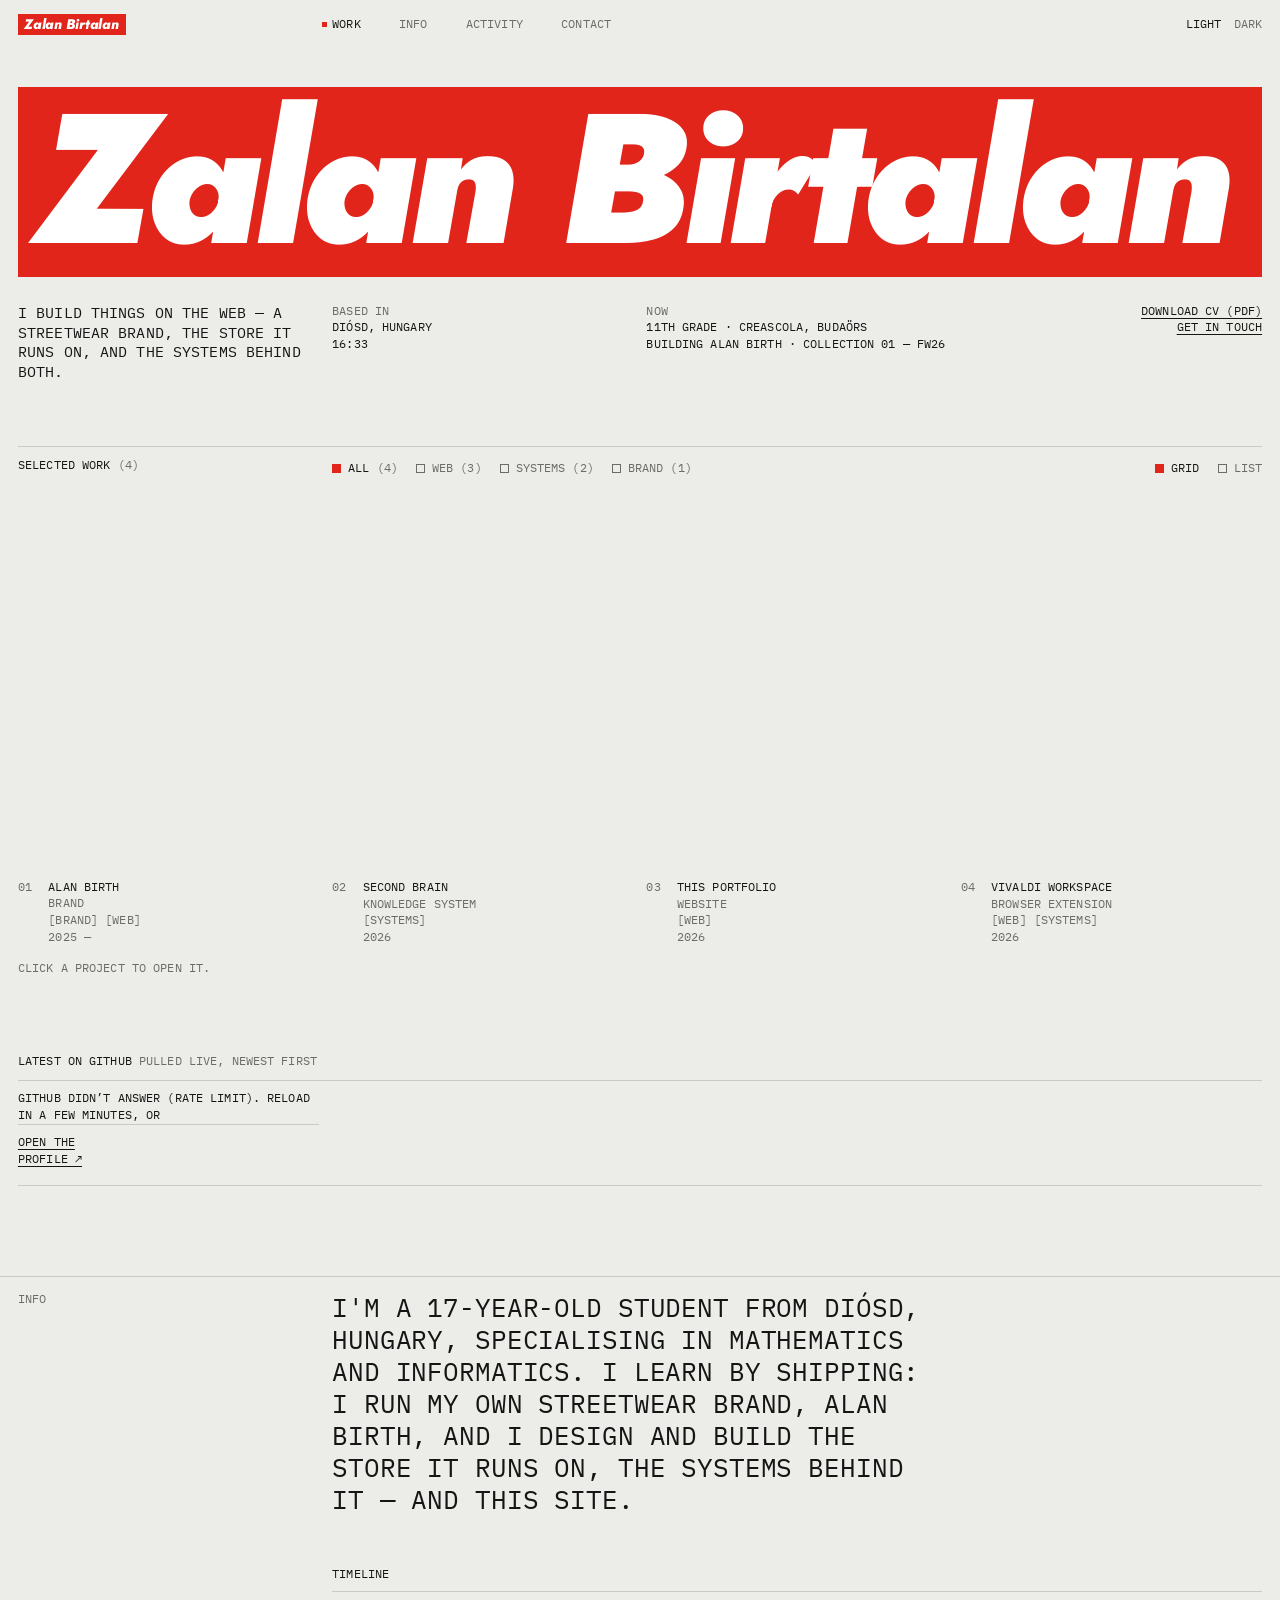
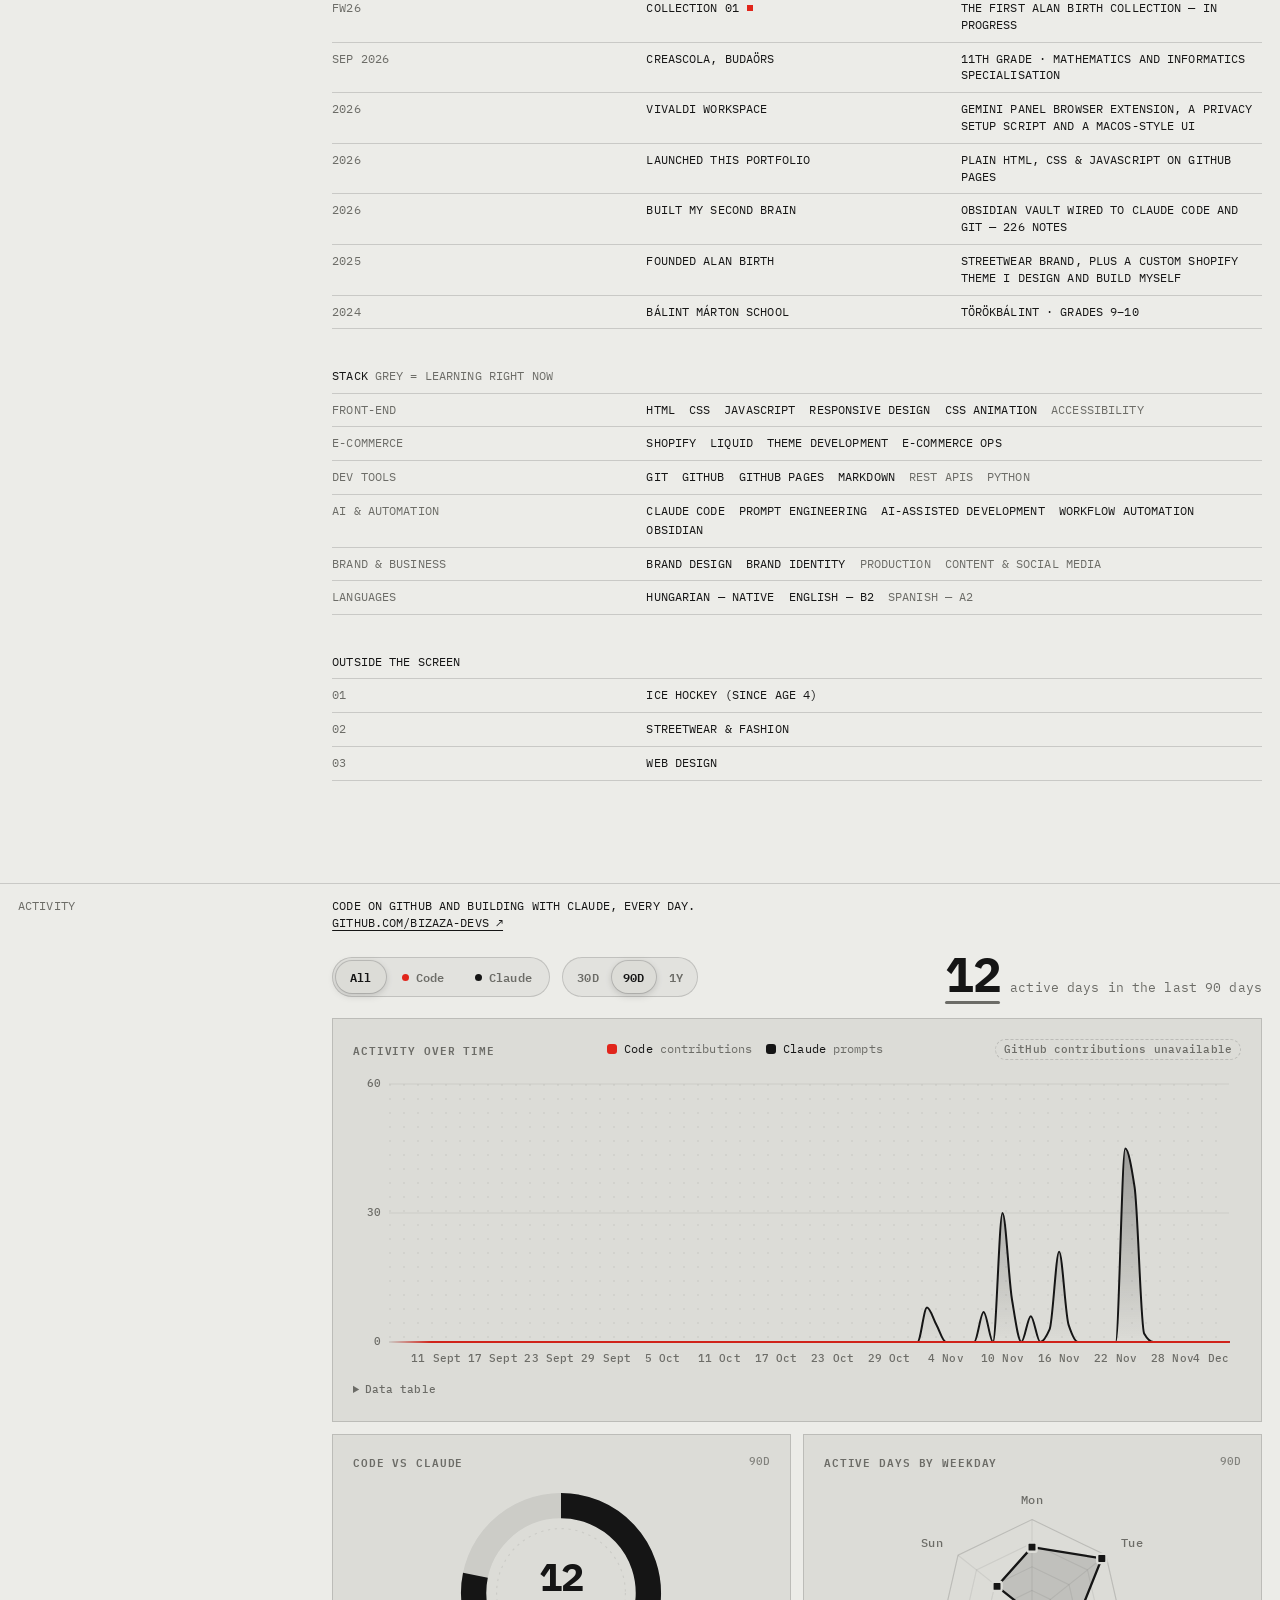
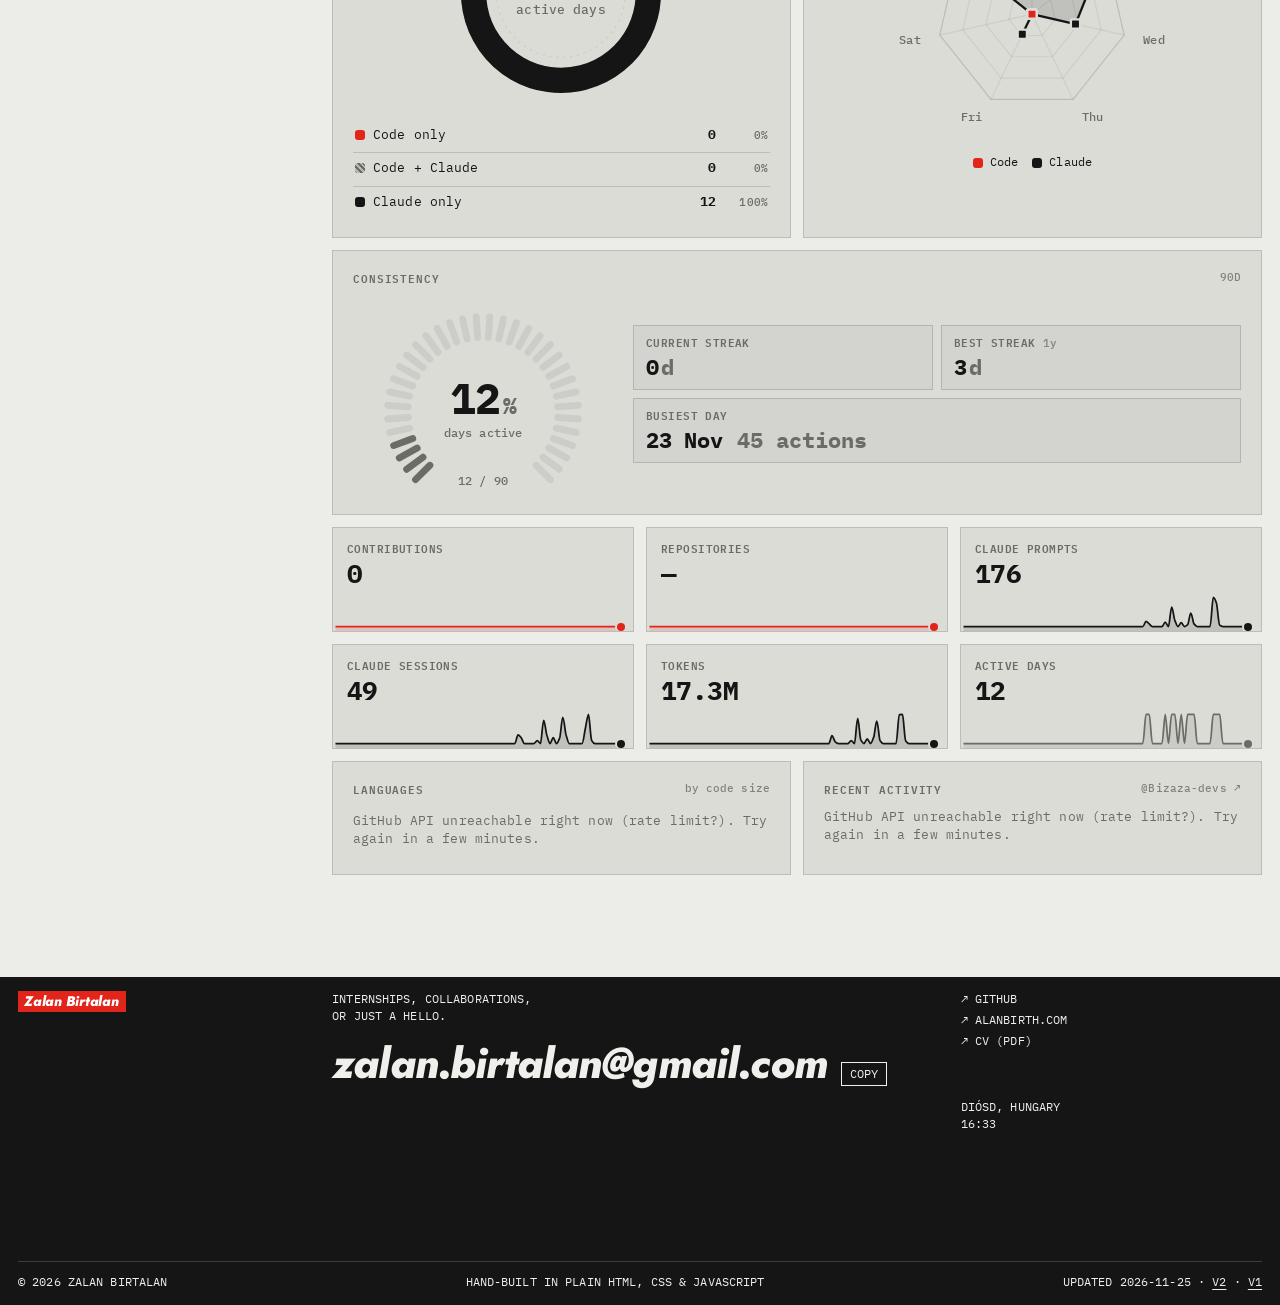
<file: index.html>
<!doctype html>
<html lang="en" data-theme="dark">
<head>
  <meta charset="utf-8">
  <meta name="viewport" content="width=device-width, initial-scale=1, viewport-fit=cover">
  <title>Zalan Birtalan — Work</title>
  <meta name="description" content="Student developer and founder of the streetwear brand ALAN BIRTH. Selected work, live GitHub activity and a downloadable CV.">
  <meta name="theme-color" content="#151515">
  <meta property="og:title" content="Zalan Birtalan — Work">
  <meta property="og:description" content="Student developer, founder of ALAN BIRTH.">
  <meta property="og:type" content="website">
  <meta property="og:image" content="https://bizaza-devs.github.io/v3/img/portfolio-desktop.webp">
  <link rel="icon" href="data:image/svg+xml,%3Csvg xmlns='http://www.w3.org/2000/svg' viewBox='0 0 32 32'%3E%3Crect width='32' height='32' fill='%23E1251B'/%3E%3Ctext x='16' y='22' font-family='Futura,Arial,sans-serif' font-weight='900' font-style='italic' font-size='15' fill='white' text-anchor='middle'%3EZB%3C/text%3E%3C/svg%3E">
  <link rel="preconnect" href="https://fonts.googleapis.com">
  <link rel="preconnect" href="https://fonts.gstatic.com" crossorigin>
  <link href="https://fonts.googleapis.com/css2?family=Jost:ital,wght@0,500;0,800;1,800;1,900&family=IBM+Plex+Mono:wght@400;500&display=swap" rel="stylesheet">
  <!-- ?v= : bump on every release -->
  <link rel="stylesheet" href="v3/style.css?v=1">
  <link rel="stylesheet" href="v2/activity.css?v=2">
  <script>
    (function () {
      var d = document.documentElement, t;
      d.classList.add("js");
      if (/[?&]shot=1/.test(location.search)) d.classList.add("shot");
      try { t = localStorage.getItem("theme"); } catch (e) {}
      if (t !== "light" && t !== "dark") t = matchMedia("(prefers-color-scheme: light)").matches ? "light" : "dark";
      d.setAttribute("data-theme", t);
    })();
  </script>
</head>
<body>
  <a class="skip" href="#work">Skip to the work</a>

  <header class="bar" id="top">
    <a class="bar__home" href="#top" aria-label="Zalan Birtalan, back to top">
      <span class="box box--sm">Zalan Birtalan</span>
    </a>
    <nav class="bar__nav" aria-label="Main">
      <a href="#work" data-nav="work">Work</a>
      <a href="#info" data-nav="info">Info</a>
      <a href="#activity" data-nav="activity">Activity</a>
      <a href="#contact" data-nav="contact">Contact</a>
    </nav>
    <div class="bar__theme" role="group" aria-label="Colour theme">
      <button type="button" data-theme-set="light">Light</button>
      <button type="button" data-theme-set="dark">Dark</button>
    </div>
  </header>

  <main>
    <!-- HERO: the box logo is the one loud thing on the page -->
    <section class="hero" aria-labelledby="heroName">
      <h1 class="hero__logo" id="heroName"><span class="box box--xl"><span class="box__in">Zalan Birtalan</span></span></h1>
      <div class="hero__row">
        <p class="hero__lead" id="heroLead"></p>
        <p class="hero__meta"><span>Based in</span> <span id="heroPlace"></span><br><span class="js-clock">--:--</span></p>
        <p class="hero__meta"><span>Now</span> <span id="heroNow"></span></p>
        <p class="hero__meta hero__cv"><a class="cv-link u" download>Download CV (PDF)</a><br><a class="u" href="#contact">Get in touch</a></p>
      </div>
    </section>

    <!-- WORK -->
    <section class="work" id="work" aria-labelledby="workTitle">
      <div class="tools">
        <h2 class="tools__title" id="workTitle">Selected work <span class="tools__count" id="workCount"></span></h2>
        <div class="tools__group" role="group" aria-label="Filter projects" id="filters"></div>
        <div class="tools__group tools__view" role="group" aria-label="Layout">
          <button type="button" class="chk" data-view="grid" aria-pressed="true"><i aria-hidden="true"></i>Grid</button>
          <button type="button" class="chk" data-view="list" aria-pressed="false"><i aria-hidden="true"></i>List</button>
        </div>
      </div>

      <ol class="grid" id="grid" data-view="grid"></ol>
      <p class="hint" id="workHint">Click a project to open it.</p>

      <div class="repos">
        <h3 class="repos__title">Latest on GitHub <span class="muted">pulled live, newest first</span></h3>
        <ol class="repos__list" id="repos"></ol>
      </div>
    </section>

    <!-- INFO -->
    <section class="info" id="info" aria-labelledby="infoTitle">
      <h2 class="label-col" id="infoTitle">Info</h2>
      <div class="info__body">
        <p class="info__about" id="about"></p>
        <div class="info__tables">
          <div class="tbl">
            <h3 class="tbl__h">Timeline</h3>
            <ol class="tbl__rows" id="timeline"></ol>
          </div>
          <div class="tbl">
            <h3 class="tbl__h">Stack <span class="muted">grey = learning right now</span></h3>
            <dl class="tbl__rows" id="stack"></dl>
          </div>
          <div class="tbl">
            <h3 class="tbl__h">Outside the screen</h3>
            <ul class="tbl__rows" id="interests"></ul>
          </div>
        </div>
      </div>
    </section>

    <!-- ACTIVITY (filled by v2/activity.js) -->
    <section class="activity" id="activity" aria-labelledby="actTitle">
      <h2 class="label-col" id="actTitle">Activity</h2>
      <div class="activity__body">
        <p class="activity__sub">Code on GitHub and building with Claude, every day. <a class="u" id="ghProfile" target="_blank" rel="noopener"></a></p>
        <div id="activityV2"></div>
      </div>
    </section>
  </main>

  <!-- CONTACT / FOOTER: the light block -->
  <footer class="foot" id="contact" aria-labelledby="contactTitle">
    <div class="foot__grid">
      <div><span class="box box--sm">Zalan Birtalan</span></div>
      <div class="foot__main">
        <h2 class="foot__title" id="contactTitle">Internships, collaborations, or just a hello.</h2>
        <div class="foot__mailrow">
          <a class="foot__mail" id="mail"></a>
          <button type="button" class="foot__copy" id="copyMail">Copy</button>
        </div>
      </div>
      <ul class="foot__links" id="links"></ul>
      <p class="foot__place"><span id="footPlace"></span><br><span class="js-clock">--:--</span></p>
    </div>
    <div class="foot__base">
      <span>© <span id="year"></span> Zalan Birtalan</span>
      <span>Hand-built in plain HTML, CSS &amp; JavaScript</span>
      <span>Updated <span id="updated"></span> · <a class="u" href="v2.html">v2</a> · <a class="u" href="v1.html">v1</a></span>
    </div>
  </footer>

  <!-- PROJECT VIEW (opens over the page; deep link: #work/<id>) -->
  <div class="pv" id="pv" role="dialog" aria-modal="true" aria-labelledby="pvTitle" hidden>
    <div class="pv__bar">
      <span class="box box--sm" aria-hidden="true">Zalan Birtalan</span>
      <span class="pv__pos" id="pvPos"></span>
      <button type="button" class="pv__close" id="pvClose">Close <kbd>Esc</kbd></button>
    </div>
    <div class="pv__scroll" id="pvScroll">
      <div class="pv__meta" id="pvMeta"></div>
      <div class="pv__body">
        <div class="pv__media" id="pvMedia"></div>
        <aside class="pv__text" id="pvText"></aside>
      </div>
      <nav class="pv__nav" aria-label="Other projects">
        <button type="button" id="pvPrev"><kbd>←</kbd> <span></span></button>
        <button type="button" id="pvNext"><span></span> <kbd>→</kbd></button>
      </nav>
    </div>
  </div>

  <!-- cursor tag over project images (desktop only) -->
  <div class="tag-cursor" id="tagCursor" aria-hidden="true"><span class="box box--sm">View</span></div>
  <!-- list view: floating preview -->
  <div class="peek" id="peek" aria-hidden="true"><img alt=""></div>
  <div class="toast" id="toast" role="status" aria-live="polite"></div>

  <noscript><p class="noscript">This portfolio renders from data with JavaScript. Please enable it.</p></noscript>

  <script src="assets/js/data.js?v=9" defer></script>
  <script src="assets/js/github.js?v=8" defer></script>
  <script src="v3/main.js?v=1" defer></script>
  <script src="v2/activity.js?v=2" defer></script>
</body>
</html>
</file>
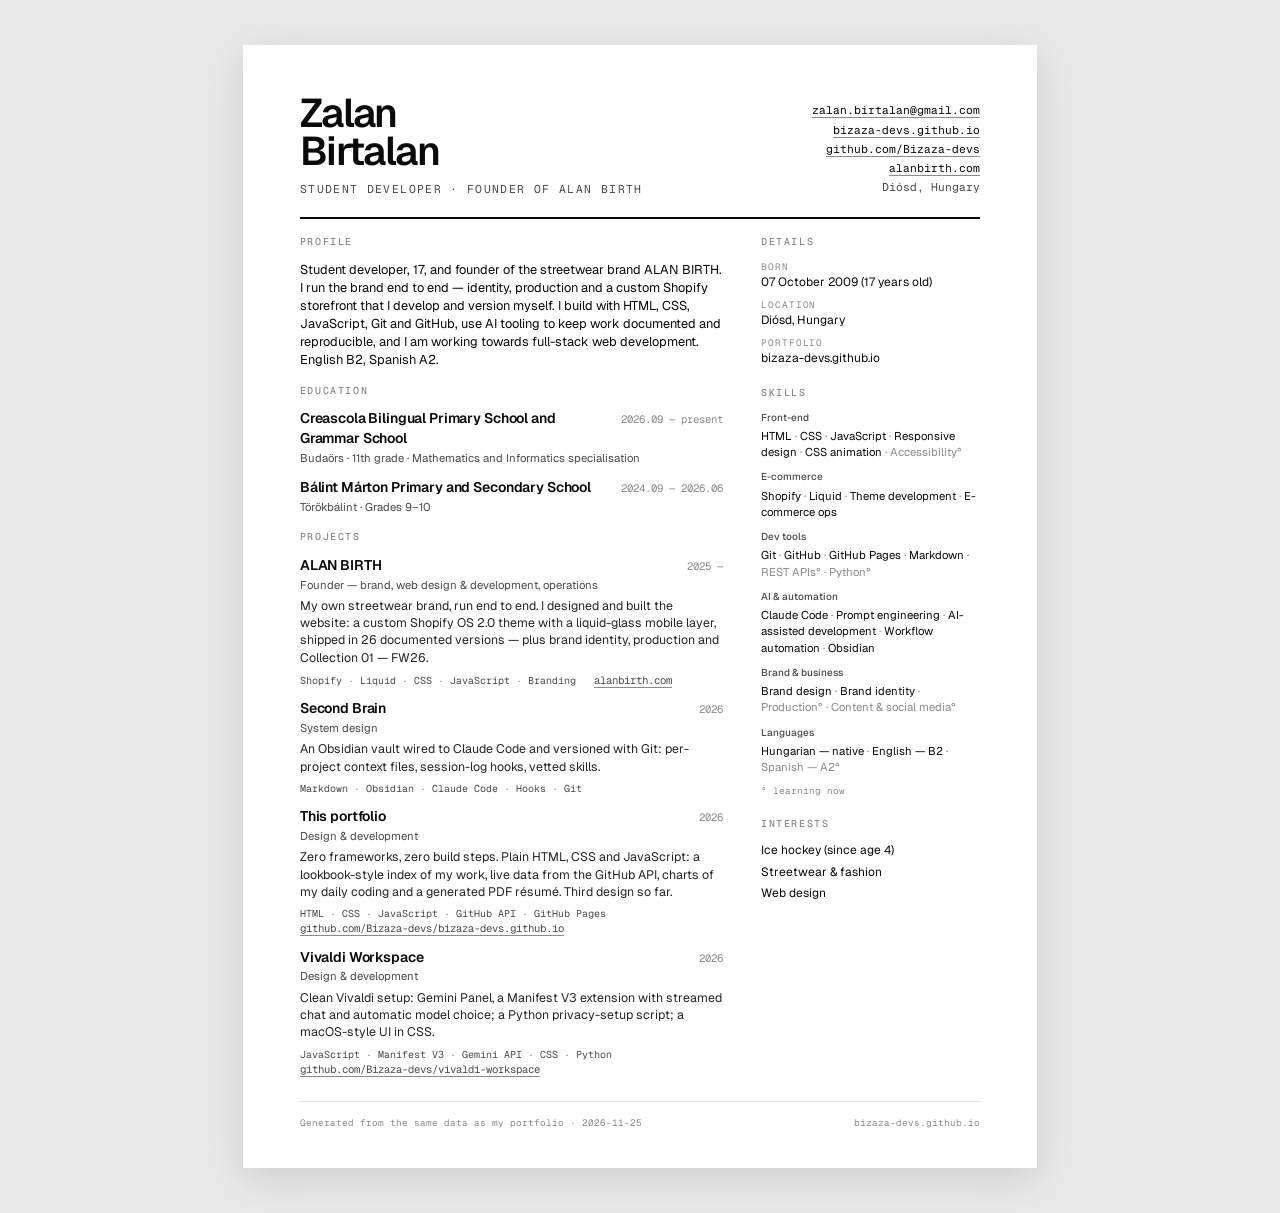
<file: cv.html>
<!doctype html>
<html lang="en">
<head>
  <meta charset="utf-8">
  <meta name="viewport" content="width=device-width, initial-scale=1">
  <title>Zalan Birtalan — CV</title>
  <meta name="robots" content="noindex">
  <link rel="preconnect" href="https://fonts.googleapis.com">
  <link rel="preconnect" href="https://fonts.gstatic.com" crossorigin>
  <link href="https://fonts.googleapis.com/css2?family=Geist:wght@400;500;600;700&family=Geist+Mono:wght@400;500&display=swap" rel="stylesheet">
  <style>
    /* CV — A4, monochrome, text-based (ATS-friendly), clickable links.
       Built from the same data.js as the main page. English only. */
    @page { size: A4; margin: 0; }
    :root { --ink: #0a0a0a; --ink-2: #4a4a4a; --ink-3: #8a8a8a; --rule: #e2e2e2; }
    * { box-sizing: border-box; }
    html, body { margin: 0; background: #e9e9e9; color: var(--ink); }
    body { font: 400 9.3pt/1.4 "Geist", "Segoe UI", system-ui, sans-serif; -webkit-print-color-adjust: exact; print-color-adjust: exact; }
    .mono { font-family: "Geist Mono", ui-monospace, Consolas, monospace; }
    a { color: inherit; text-decoration: none; }
    .page { width: 210mm;  margin: 12mm auto; background: #fff; padding: 13mm 15mm 10mm; height: 297mm; overflow: hidden; display: grid; grid-template-columns: 1fr 58mm; grid-template-rows: auto 1fr auto; gap: 0 10mm; box-shadow: 0 10px 40px rgba(0,0,0,.12); }
    @media print { html, body { background: #fff; } .page { margin: 0; box-shadow: none; } }

    header { grid-column: 1 / -1; display: flex; justify-content: space-between; align-items: end; gap: 8mm; padding-bottom: 5mm; margin-bottom: 5mm; border-bottom: 1.5pt solid var(--ink); }
    h1 { margin: 0; font-size: 30pt; font-weight: 600; letter-spacing: -.04em; line-height: .95; }
    .role { margin-top: 3mm; font-size: 8.5pt; letter-spacing: .12em; text-transform: uppercase; color: var(--ink-2); }
    .contact { text-align: right; font-size: 8.5pt; line-height: 1.7; color: var(--ink-2); }
    .contact a { color: var(--ink); border-bottom: .5pt solid var(--ink-3); }

    h2 { margin: 0 0 3.5mm; font: 500 7.5pt/1 "Geist Mono", monospace; letter-spacing: .16em; text-transform: uppercase; color: var(--ink-3); }
    section { margin-bottom: 4.4mm; break-inside: avoid; }
    .summary { font-size: 9.6pt; line-height: 1.42; margin: 0; }

    .item { margin-bottom: 3mm; break-inside: avoid; }
    .item__head { display: flex; justify-content: space-between; align-items: baseline; gap: 4mm; }
    .item__title { font-weight: 600; font-size: 10.5pt; letter-spacing: -.01em; }
    .item__when { font-size: 8pt; color: var(--ink-3); white-space: nowrap; }
    .item__sub { font-size: 8.5pt; color: var(--ink-2); margin-top: .6mm; }
    .item p { margin: 1.1mm 0 0; color: #262626; }
    .tags { margin-top: 1.6mm; font-size: 7.5pt; color: var(--ink-2); }
    .tags span + span::before { content: " · "; color: var(--ink-3); }
    .item__link { font-size: 8pt; border-bottom: .5pt solid var(--ink-3); }

    aside section { margin-bottom: 5.5mm; }
    .facts { display: grid; gap: 2.2mm; font-size: 9pt; }
    .facts div { display: grid; }
    .facts span:first-child { font-size: 7pt; letter-spacing: .1em; text-transform: uppercase; color: var(--ink-3); }
    /* fits many skills: one running line per group; items still being learned are dimmed and marked with ° */
    .skills { font-size: 8.5pt; line-height: 1.45; }
    .skills span + span::before { content: " · "; color: var(--ink-3); }
    .skills span.l { color: var(--ink-3); }
    .skills span.l::after { content: "°"; }
    .skill-group { margin-bottom: 2.6mm; }
    .skill-group h3 { margin: 0 0 .8mm; font-size: 7.5pt; font-weight: 500; color: var(--ink-2); }
    .legend { font-size: 7pt; color: var(--ink-3); margin-top: 1mm; }
    ul.plain { margin: 0; padding: 0; list-style: none; font-size: 9pt; display: grid; gap: 1.2mm; }

    footer { grid-column: 1 / -1; align-self: end; display: flex; justify-content: space-between; padding-top: 4mm; border-top: .5pt solid var(--rule); font-size: 7pt; color: var(--ink-3); }
  </style>
</head>
<body>
  <div class="page">
    <header>
      <div>
        <h1 id="name"></h1>
        <div class="role mono" id="role"></div>
      </div>
      <div class="contact mono" id="contact"></div>
    </header>

    <main>
      <section>
        <h2 id="hProfile"></h2>
        <p class="summary" id="summary"></p>
      </section>
      <section>
        <h2 id="hEdu"></h2>
        <div id="education"></div>
      </section>
      <section>
        <h2 id="hProjects"></h2>
        <div id="projects"></div>
      </section>
    </main>

    <aside>
      <section>
        <h2 id="hFacts"></h2>
        <div class="facts" id="facts"></div>
      </section>
      <section>
        <h2 id="hSkills"></h2>
        <div id="skills"></div>
      </section>
      <section>
        <h2 id="hInterests"></h2>
        <ul class="plain" id="interests"></ul>
      </section>
    </aside>

    <footer class="mono">
      <span id="foot"></span>
      <span id="footUrl"></span>
    </footer>
  </div>

  <script src="assets/js/data.js"></script>
  <script>
    (() => {
      const D = window.PORTFOLIO;
      const lang = "en";
      const t = (o) => (o && typeof o === "object" && !Array.isArray(o) ? o[lang] ?? o.en : o);
      const esc = (s) => String(s ?? "").replace(/[&<>"']/g, (c) => ({ "&": "&amp;", "<": "&lt;", ">": "&gt;", '"': "&quot;", "'": "&#39;" }[c]));
      const $ = (id) => document.getElementById(id);
      const site = "https://bizaza-devs.github.io";
      const L = {
        en: { profile: "Profile", projects: "Projects", edu: "Education", facts: "Details", skills: "Skills", interests: "Interests",
              born: "Born", age: "years old", location: "Location", web: "Portfolio", now: "present",
              using: "Using", learning: "Learning", role: "Role",
              summary: `Student developer, ${D.age}, and founder of the streetwear brand ALAN BIRTH. I run the brand end to end — identity, production and a custom Shopify storefront that I develop and version myself. I build with HTML, CSS, JavaScript, Git and GitHub, use AI tooling to keep work documented and reproducible, and I am working towards full-stack web development. English B2, Spanish A2.`,
              foot: "Generated from the same data as my portfolio" }
      }[lang];
      const ym = (s) => s ? s.replace("-", ".") : L.now;

      document.documentElement.lang = lang;
      document.title = `${t(D.person.name)} — CV`;
      $("name").innerHTML = t(D.person.name).split(" ").map(esc).join("<br>");
      $("role").textContent = t(D.person.role);
      $("contact").innerHTML = [
        D.contact.email ? `<a href="mailto:${esc(D.contact.email)}">${esc(D.contact.email)}</a>` : "",
        `<a href="${site}">${site.replace("https://", "")}</a>`,
        `<a href="https://github.com/${esc(D.github)}">github.com/${esc(D.github)}</a>`,
        `<a href="https://alanbirth.com">alanbirth.com</a>`,
        esc(t(D.person.location))
      ].filter(Boolean).join("<br>");

      $("hProfile").textContent = L.profile;
      $("summary").textContent = L.summary;

      $("hProjects").textContent = L.projects;
      $("projects").innerHTML = D.projects.map((p) => {
        const url = p.repo ? `https://github.com/${D.github}/${p.repo}` : (p.links[0] && p.links[0].url);
        return `<div class="item">
          <div class="item__head"><span class="item__title">${esc(p.name)}</span><span class="item__when mono">${esc(p.year)}</span></div>
          <div class="item__sub">${esc(t(p.role))}</div>
          <p>${esc(t(p.cvSummary || p.summary))}</p>
          <div class="tags mono">${p.stack.map((s) => `<span>${esc(s)}</span>`).join("")}${url ? ` &nbsp; <a class="item__link" href="${esc(url)}">${esc(url.replace("https://", ""))}</a>` : ""}</div>
        </div>`;
      }).join("");

      $("hEdu").textContent = L.edu;
      $("education").innerHTML = D.education.map((e) => `
        <div class="item">
          <div class="item__head"><span class="item__title">${esc(e.school)}</span><span class="item__when mono">${ym(e.from)} — ${ym(e.to)}</span></div>
          <div class="item__sub">${esc(e.place)} · ${esc(t(e.detail))}</div>
        </div>`).join("");

      $("hFacts").textContent = L.facts;
      const born = new Date(D.person.born + "T00:00:00");
      const bornStr = new Intl.DateTimeFormat("en-GB", { year: "numeric", month: "long", day: "2-digit" }).format(born);
      $("facts").innerHTML = [
        [L.born, `${bornStr} (${D.age} ${L.age})`],
        [L.location, t(D.person.location)],
        [L.web, `<a href="${site}">${site.replace("https://", "")}</a>`]
      ].map(([k, v]) => `<div><span class="mono">${esc(k)}</span><span>${v.startsWith("<a") ? v : esc(v)}</span></div>`).join("");

      $("hSkills").textContent = L.skills;
      $("skills").innerHTML = D.stack.map((g) => `
        <div class="skill-group"><h3>${esc(t(g.group))}</h3>
          <div class="skills">${g.items.map((i) => `<span${i.level === "learning" ? ' class="l"' : ""}>${esc(t(i.name))}</span>`).join("")}</div>
        </div>`).join("") +
        `<div class="legend mono">° ${L.learning.toLowerCase()} now</div>`;

      $("hInterests").textContent = L.interests;
      $("interests").innerHTML = t(D.interests).map((i) => `<li>${esc(i)}</li>`).join("");

      $("foot").textContent = `${L.foot} · ${D.updated}`;
      $("footUrl").innerHTML = `<a href="${site}">${site.replace("https://", "")}</a>`;
    })();
  </script>
</body>
</html>
</file>
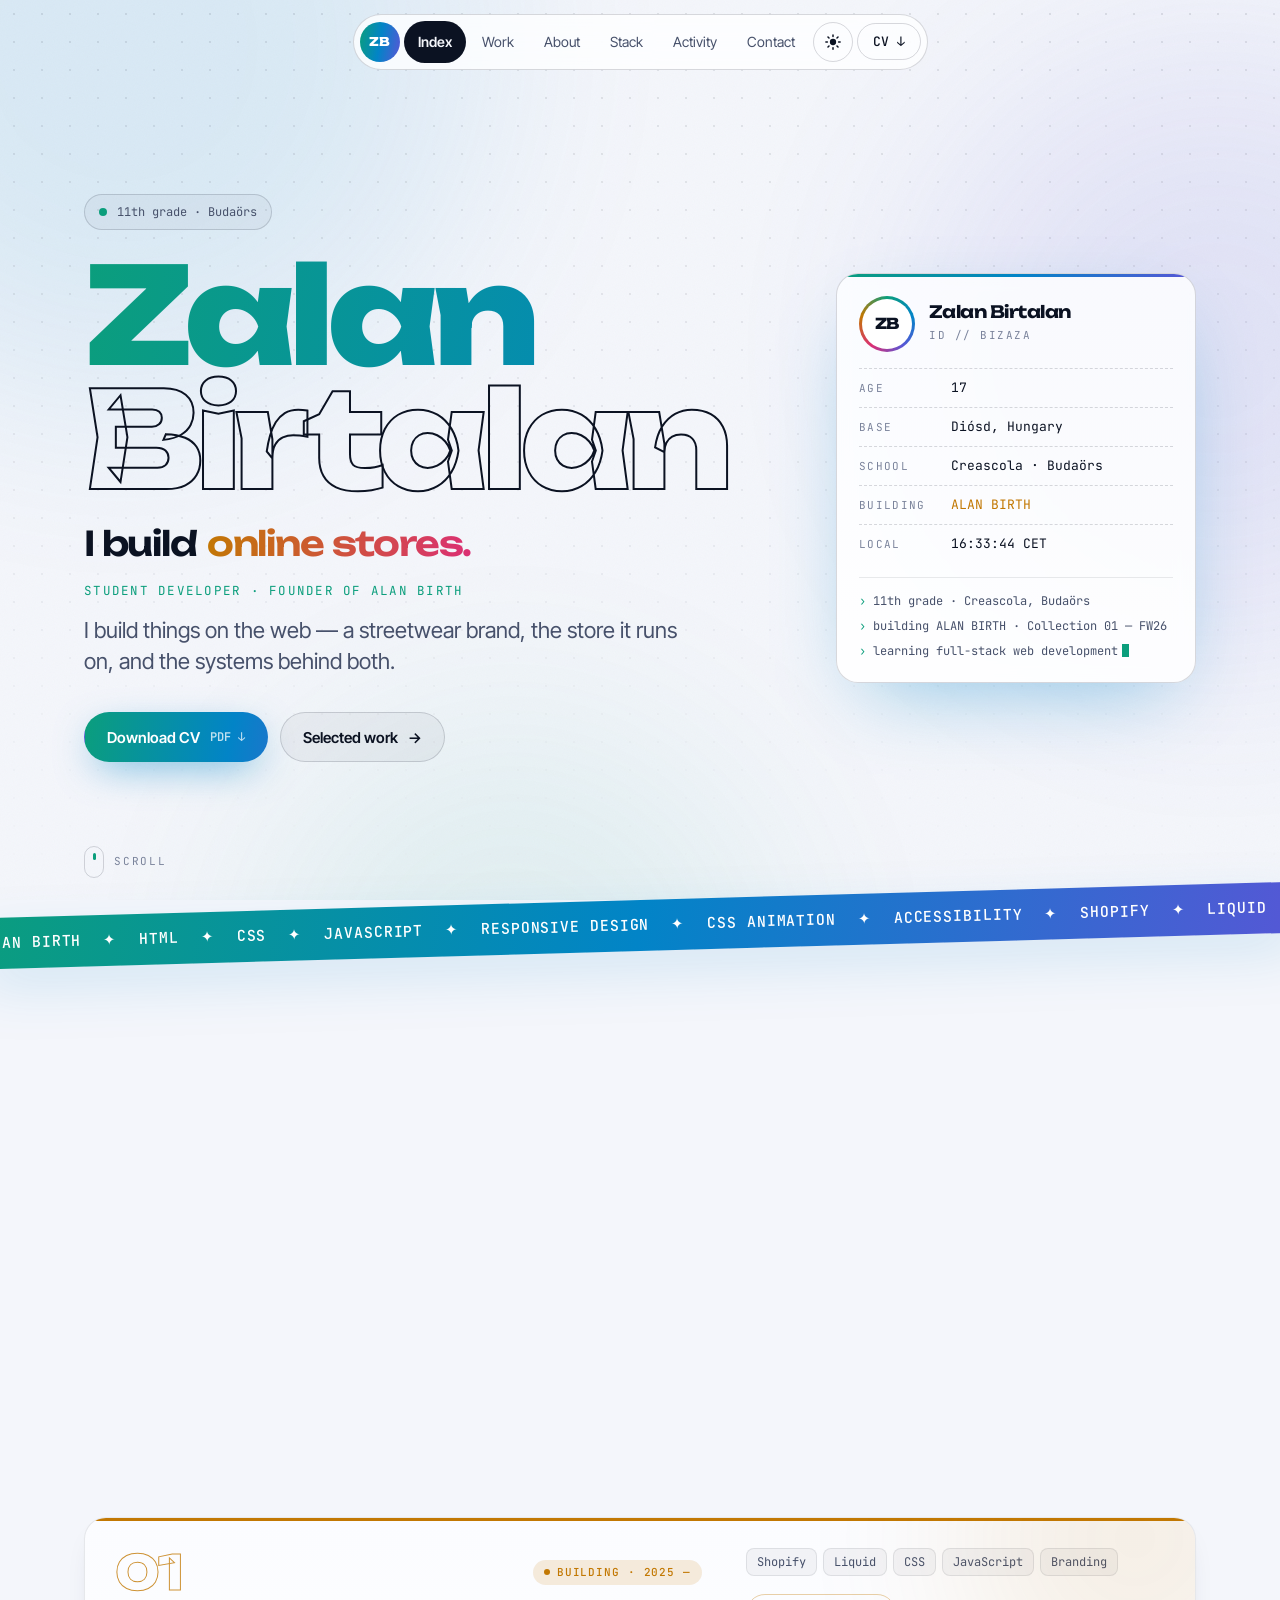
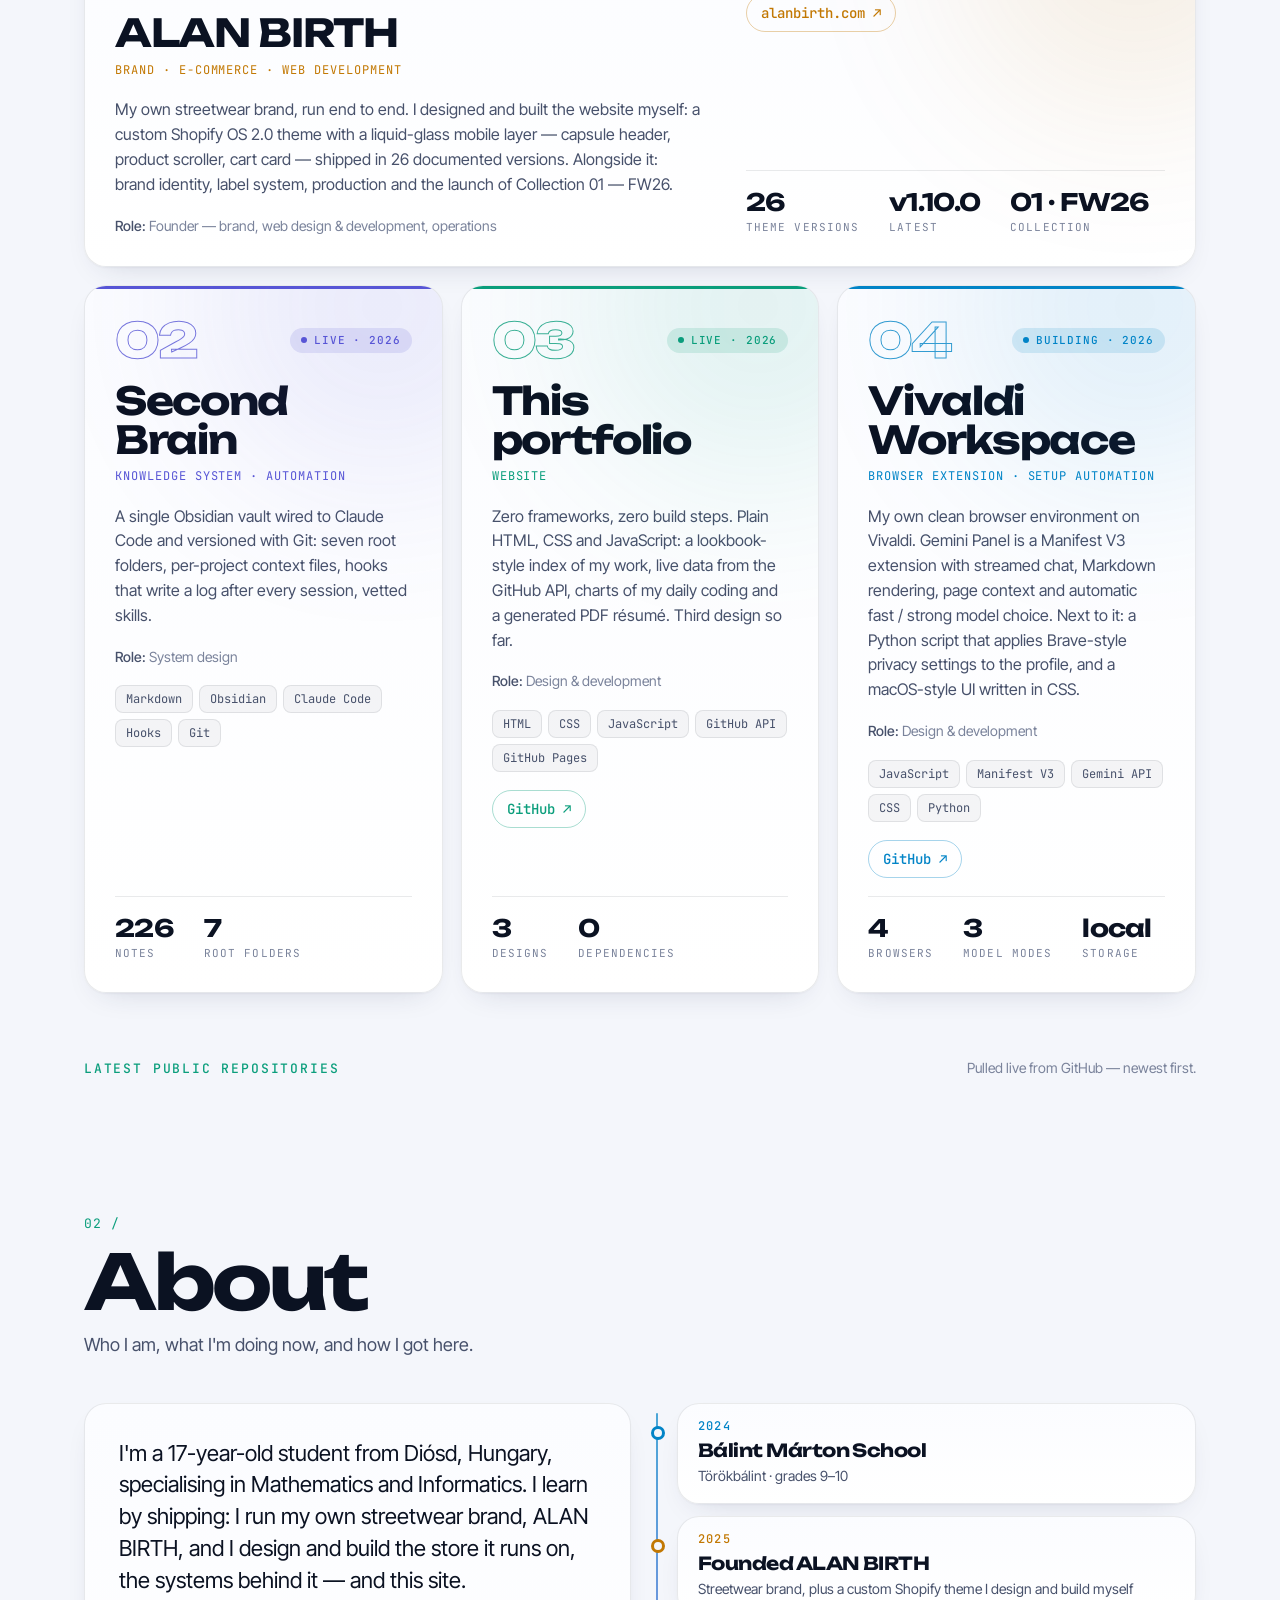
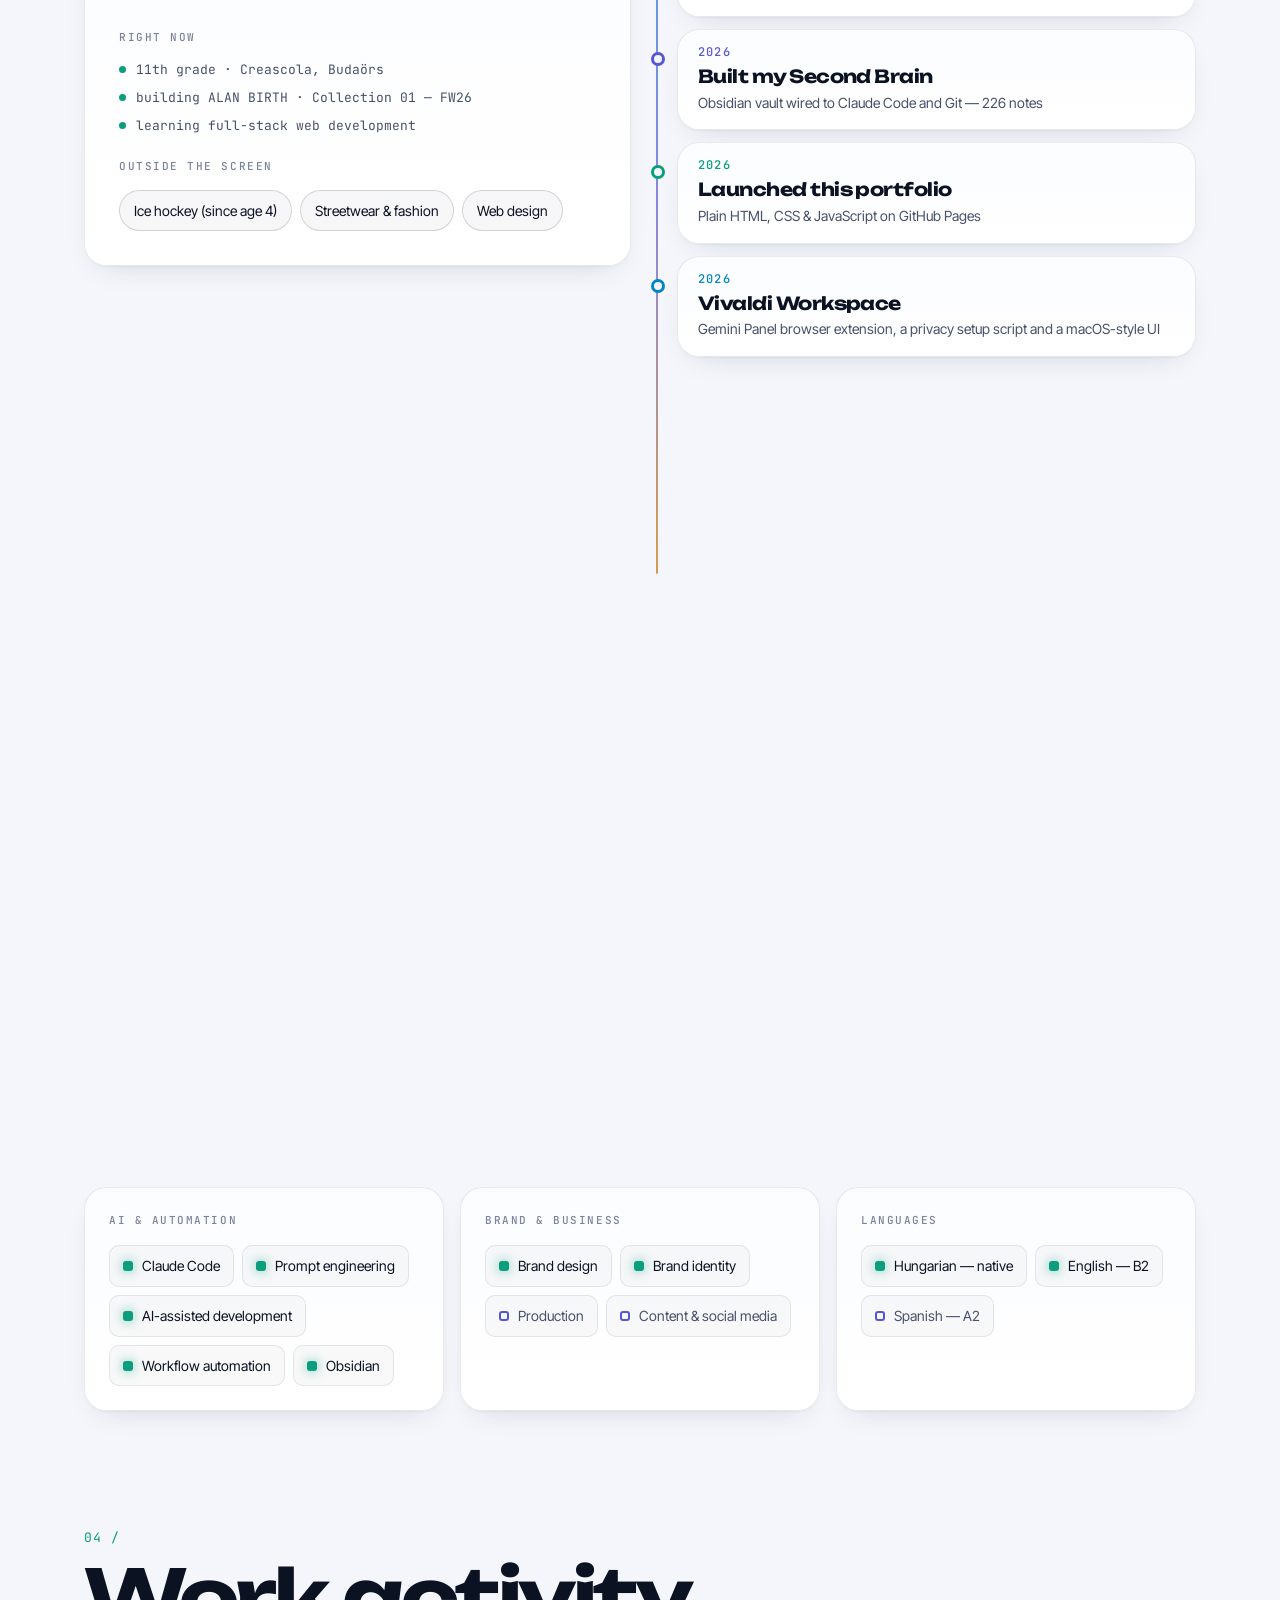
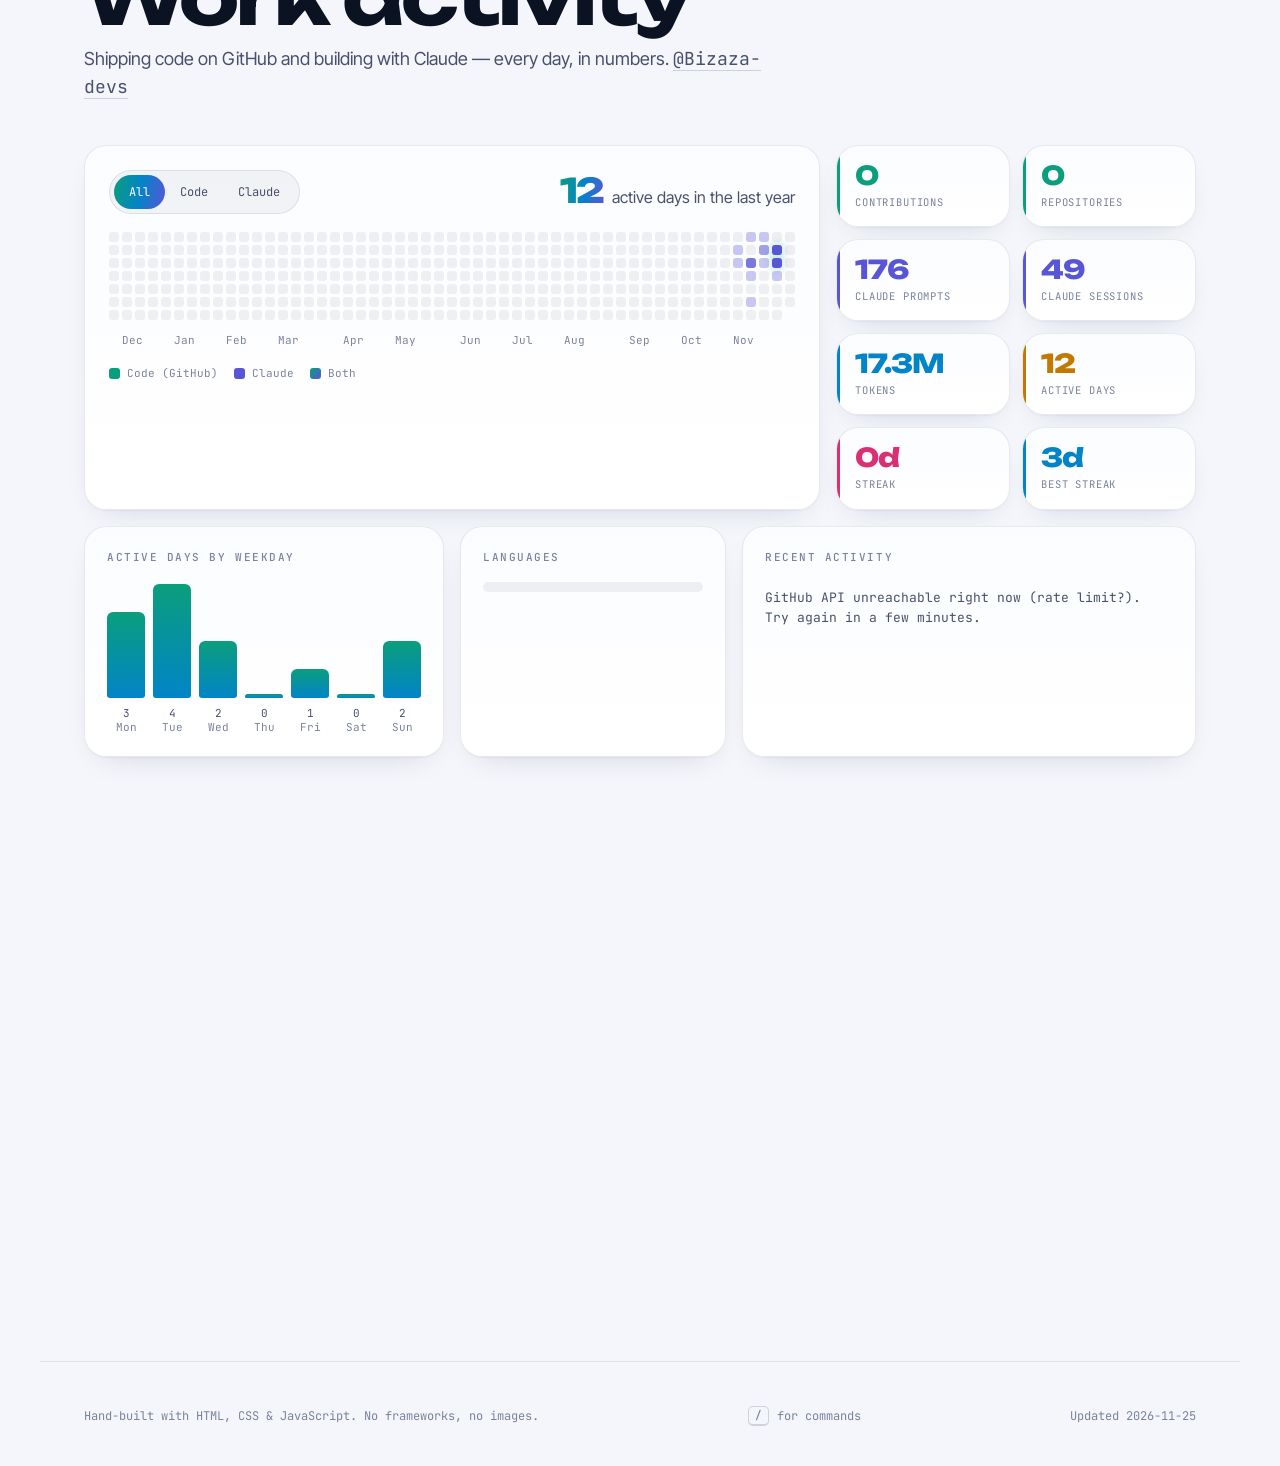
<file: v1.html>
<!doctype html>
<html lang="en" data-theme="dark">
<head>
  <meta charset="utf-8">
  <meta name="robots" content="noindex">
  <meta name="viewport" content="width=device-width, initial-scale=1, viewport-fit=cover">
  <title>Zalan Birtalan — Portfolio</title>
  <meta name="description" content="Student developer and founder of the streetwear brand ALAN BIRTH. Projects, skills, live GitHub activity and a downloadable CV.">
  <meta name="theme-color" content="#05070d">
  <meta property="og:title" content="Zalan Birtalan — Portfolio">
  <meta property="og:description" content="Student developer · founder of ALAN BIRTH.">
  <meta property="og:type" content="website">
  <link rel="icon" href="data:image/svg+xml,%3Csvg xmlns='http://www.w3.org/2000/svg' viewBox='0 0 32 32'%3E%3Cdefs%3E%3ClinearGradient id='g' x1='0' y1='0' x2='1' y2='1'%3E%3Cstop offset='0' stop-color='%233EF2C0'/%3E%3Cstop offset='.5' stop-color='%2338BDF8'/%3E%3Cstop offset='1' stop-color='%238B8CFF'/%3E%3C/linearGradient%3E%3C/defs%3E%3Crect width='32' height='32' rx='9' fill='url(%23g)'/%3E%3Ctext x='16' y='21' font-family='Arial' font-size='13' font-weight='900' fill='%2303120d' text-anchor='middle'%3EZB%3C/text%3E%3C/svg%3E">
  <link rel="preconnect" href="https://fonts.googleapis.com">
  <link rel="preconnect" href="https://fonts.gstatic.com" crossorigin>
  <link href="https://fonts.googleapis.com/css2?family=Unbounded:wght@500;700;800&family=Inter+Tight:wght@400;500;600&family=JetBrains+Mono:wght@400;500&display=swap" rel="stylesheet">
  <!-- ?v= : bump on every release, otherwise browsers may keep the old file -->
  <link rel="stylesheet" href="assets/css/style.css?v=7">
  <!-- theme is set before first paint (no flash); the reveal animation only hides content when JS runs -->
  <script>
    (function () {
      var d = document.documentElement, t;
      d.classList.add("js");
      try { t = localStorage.getItem("theme"); } catch (e) {}
      if (t !== "light" && t !== "dark") t = matchMedia("(prefers-color-scheme: light)").matches ? "light" : "dark";
      d.setAttribute("data-theme", t);
      addEventListener("error", function (e) { if (e.filename && e.filename.indexOf("/assets/js/") > -1) d.classList.remove("js"); });
    })();
  </script>
</head>
<body>
  <a class="skip" href="#work">Skip to content</a>

  <!-- Background: CSS only, no images -->
  <div class="bg" aria-hidden="true">
    <div class="aurora aurora--a"></div>
    <div class="aurora aurora--b"></div>
    <div class="aurora aurora--c"></div>
    <div class="dots"></div>
    <div class="dots dots--lit"></div>
    <div class="grain"></div>
  </div>

  <header class="nav-wrap">
    <nav class="nav" aria-label="Main">
      <a class="nav__mark" href="#index" aria-label="Home">ZB</a>
      <ul class="nav__links" id="navLinks"></ul>
      <div class="nav__tools">
        <button class="icon-btn theme-btn" type="button" aria-label="Toggle light / dark theme">
          <svg class="i-sun" viewBox="0 0 24 24" width="18" height="18" aria-hidden="true"><circle cx="12" cy="12" r="4.2" fill="currentColor"/><g stroke="currentColor" stroke-width="2" stroke-linecap="round"><path d="M12 2.5v2M12 19.5v2M2.5 12h2M19.5 12h2M5.3 5.3l1.4 1.4M17.3 17.3l1.4 1.4M5.3 18.7l1.4-1.4M17.3 6.7l1.4-1.4"/></g></svg>
          <svg class="i-moon" viewBox="0 0 24 24" width="18" height="18" aria-hidden="true"><path fill="currentColor" d="M20.5 14.6A8.6 8.6 0 0 1 9.4 3.5a8.6 8.6 0 1 0 11.1 11.1Z"/></svg>
        </button>
        <a class="nav__cta cv-link" download>CV ↓</a>
        <button class="icon-btn nav__menu" id="menuBtn" type="button" aria-label="Open menu" aria-expanded="false" aria-controls="sheet">
          <span class="burger" aria-hidden="true"><i></i><i></i></span>
        </button>
      </div>
    </nav>
  </header>

  <!-- Mobile menu -->
  <div class="sheet" id="sheet" aria-hidden="true">
    <ol class="sheet__links" id="sheetLinks"></ol>
    <div class="sheet__foot">
      <a class="btn btn--grad cv-link" download><span data-ui="cv"></span> <span class="btn__ext mono">PDF ↓</span></a>
      <div class="sheet__social mono" id="sheetSocial"></div>
    </div>
  </div>

  <main>
    <!-- HERO -->
    <section class="hero" id="index">
      <div class="hero__main">
        <div class="chip mono reveal"><span class="pulse"></span><span id="heroChip"></span></div>
        <h1 class="hero__name reveal" id="heroName"></h1>
        <p class="hero__build reveal"><span data-ui="iBuild"></span> <span class="rot" id="heroRot" aria-live="polite"></span></p>
        <p class="hero__role mono reveal" id="heroRole"></p>
        <p class="hero__tagline reveal" id="heroTagline"></p>
        <div class="hero__actions reveal">
          <a class="btn btn--grad cv-link" download><span data-ui="cv"></span> <span class="btn__ext mono">PDF ↓</span></a>
          <a class="btn btn--ghost" href="#work"><span data-ui="work"></span> →</a>
        </div>
      </div>

      <aside class="idcard reveal" aria-label="Quick facts">
        <div class="idcard__head">
          <div class="avatar" aria-hidden="true"><span>ZB</span></div>
          <div>
            <div class="idcard__title" id="idName"></div>
            <div class="idcard__sub mono">ID // bizaza</div>
          </div>
        </div>
        <dl class="idcard__list mono" id="idcard"></dl>
        <div class="idcard__status mono" id="heroStatus"></div>
      </aside>

      <a class="scroll-cue mono" href="#work" aria-label="Scroll down"><span></span>scroll</a>
    </section>

    <!-- MARQUEE -->
    <div class="marquee" aria-hidden="true"><div class="marquee__track mono" id="marquee"></div></div>

    <!-- STATS -->
    <section class="stats reveal" id="stats" aria-label="Numbers"></section>

    <!-- PROJECTS -->
    <section class="section" id="work">
      <header class="section__head reveal">
        <span class="section__idx mono">01 /</span>
        <h2 data-ui="work"></h2>
        <p data-ui="workSub"></p>
      </header>
      <div class="projects" id="projects"></div>

      <header class="subhead reveal">
        <h3 class="mono" data-ui="latest"></h3>
        <p data-ui="latestSub"></p>
      </header>
      <div class="repos" id="ghRepoList"></div>
    </section>

    <!-- ABOUT + TIMELINE -->
    <section class="section" id="about">
      <header class="section__head reveal">
        <span class="section__idx mono">02 /</span>
        <h2 data-ui="about"></h2>
        <p data-ui="aboutSub"></p>
      </header>
      <div class="about">
        <div class="card about__bio reveal">
          <p class="about__lead" id="aboutLead"></p>
          <h3 class="mono small" data-ui="now"></h3>
          <ul class="now mono" id="aboutNow"></ul>
          <h3 class="mono small" data-ui="interests"></h3>
          <div class="chips" id="aboutInterests"></div>
        </div>
        <ol class="timeline" id="timeline"></ol>
      </div>
    </section>

    <!-- STACK -->
    <section class="section" id="stack">
      <header class="section__head reveal">
        <span class="section__idx mono">03 /</span>
        <h2 data-ui="stack"></h2>
        <p data-ui="stackSub"></p>
      </header>
      <div class="legend mono reveal" id="legend"></div>
      <div class="stack" id="stackGrid"></div>
    </section>

    <!-- WORK ACTIVITY: GitHub + Claude in one calendar -->
    <section class="section" id="activity">
      <header class="section__head reveal">
        <span class="section__idx mono">04 /</span>
        <h2 data-ui="gh"></h2>
        <p><span data-ui="ghSub"></span> <a class="mono link" id="ghProfile" target="_blank" rel="noopener"></a></p>
      </header>

      <div class="act">
        <div class="card act-cal reveal">
          <div class="act-cal__head">
            <div class="seg mono" id="actTabs" role="tablist" aria-label="Activity source">
              <button type="button" role="tab" data-mode="all" class="is-on" aria-selected="true">All</button>
              <button type="button" role="tab" data-mode="code" aria-selected="false">Code</button>
              <button type="button" role="tab" data-mode="claude" aria-selected="false">Claude</button>
            </div>
            <div class="act-cal__sum"><strong class="big" id="actTotal">—</strong> <span class="muted" id="actTotalLabel"></span></div>
          </div>
          <div class="gh-cal__scroll"><div class="act-grid" id="actCal" role="img" aria-label="Activity calendar"></div></div>
          <div class="gh-cal__months mono" id="actMonths"></div>
          <div class="act-legend mono" id="actLegend"></div>
        </div>

        <div class="act-kpis" id="actKpis"></div>

        <div class="card act-week reveal">
          <h3 class="mono small">Active days by weekday</h3>
          <div class="week" id="actWeek"></div>
        </div>

        <div class="card gh-lang reveal">
          <h3 class="mono small" data-ui="languages"></h3>
          <div class="lang-bar" id="ghLangBar"></div>
          <ul class="lang-list mono" id="ghLangList"></ul>
        </div>

        <div class="card gh-feed reveal">
          <h3 class="mono small" data-ui="recent"></h3>
          <ul id="ghFeed" class="feed mono"></ul>
        </div>
      </div>
      <div class="tip mono" id="actTip" hidden></div>
    </section>

    <!-- CONTACT -->
    <section class="section contact" id="contact">
      <span class="section__idx mono reveal">05 /</span>
      <h2 class="contact__title reveal">Let’s build<br><span class="grad">something.</span></h2>
      <p class="contact__sub reveal" data-ui="contactSub"></p>
      <div class="contact__mailrow reveal">
        <a class="contact__mail" id="contactMail"></a>
        <button class="icon-btn copy-btn" id="copyMail" type="button" aria-label="Copy email address">
          <svg viewBox="0 0 24 24" width="18" height="18" aria-hidden="true"><rect x="8" y="8" width="12" height="12" rx="3" fill="none" stroke="currentColor" stroke-width="2"/><path d="M16 8V6a2 2 0 0 0-2-2H6a2 2 0 0 0-2 2v8a2 2 0 0 0 2 2h2" fill="none" stroke="currentColor" stroke-width="2"/></svg>
        </button>
      </div>
      <div class="contact__links reveal" id="contactLinks"></div>
    </section>
  </main>

  <footer class="footer mono">
    <span data-ui="built"></span>
    <span class="footer__hint"><kbd>/</kbd> <span data-ui="paletteHint"></span></span>
    <span><span data-ui="updated"></span> <span id="updated"></span></span>
  </footer>

  <!-- Back to top + scroll progress ring -->
  <a class="to-top" href="#index" aria-label="Back to top">
    <svg viewBox="0 0 48 48" aria-hidden="true"><circle class="to-top__track" cx="24" cy="24" r="21"/><circle class="to-top__ring" cx="24" cy="24" r="21"/></svg>
    <span aria-hidden="true">↑</span>
  </a>

  <div class="toast mono" id="toast" role="status" aria-live="polite"></div>

  <!-- Parancspaletta (Ctrl K / ⌘K / "/") -->
  <div class="palette" id="palette" hidden>
    <div class="palette__box" role="dialog" aria-modal="true" aria-label="Command palette">
      <input class="palette__input mono" id="paletteInput" type="text" autocomplete="off" spellcheck="false">
      <ul class="palette__list mono" id="paletteList" role="listbox"></ul>
    </div>
  </div>

  <noscript><p class="noscript">This portfolio renders from data with JavaScript. Please enable it.</p></noscript>

  <script src="assets/js/data.js?v=8"></script>
  <script src="assets/js/github.js?v=7"></script>
  <script src="assets/js/main.js?v=7"></script>
</body>
</html>
</file>
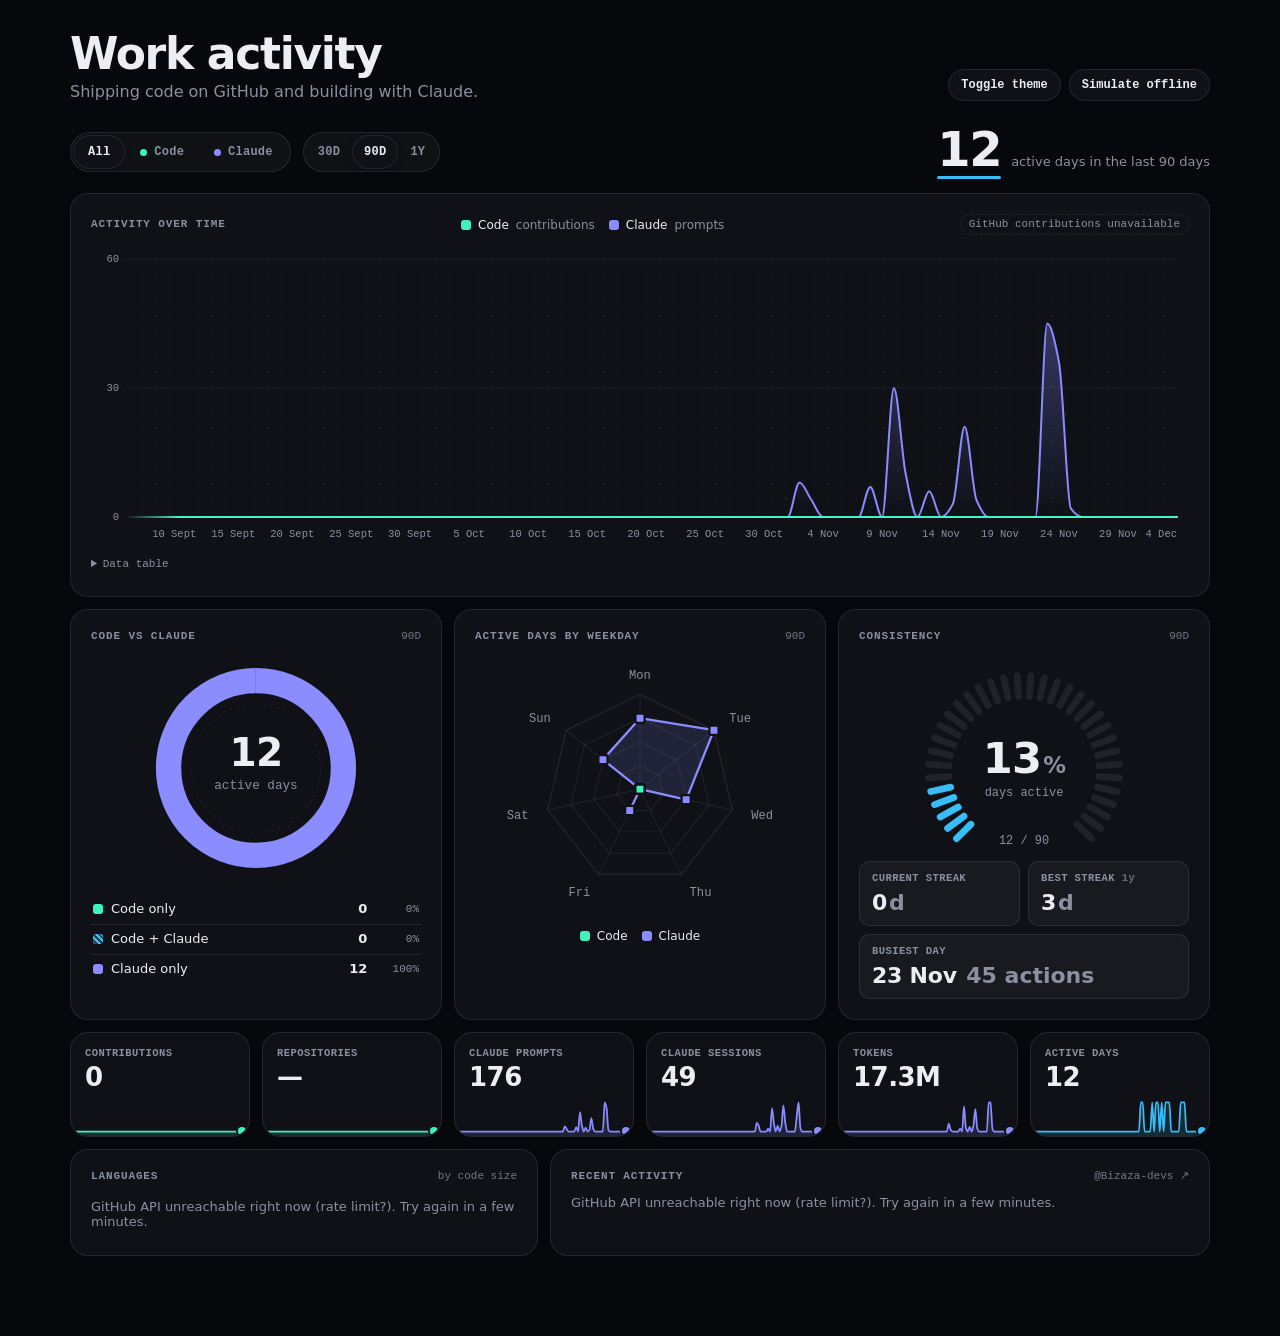
<file: v2/activity-test.html>
<!doctype html>
<html lang="en" data-theme="dark">
<head>
  <meta charset="utf-8">
  <meta name="viewport" content="width=device-width, initial-scale=1">
  <title>Activity v2 — test page</title>
  <meta name="robots" content="noindex">
  <style>
    /* minimal stand-in for the v2 page tokens */
    :root, [data-theme="dark"] {
      --bg: #07080c; --surface: #0f1117; --fg: #eceef4; --muted: #8b90a0; --line: rgba(255,255,255,.09);
      --accent: #3ef2c0; --accent-2: #8b8cff; --accent-3: #38bdf8;
      --font-display: "Inter Tight", "Segoe UI", system-ui, sans-serif;
      --font-body: "Inter", "Segoe UI", system-ui, sans-serif;
      --font-mono: "JetBrains Mono", ui-monospace, Consolas, monospace;
      --radius: 18px;
      color-scheme: dark;
    }
    [data-theme="light"] {
      --bg: #f4f5f8; --surface: #ffffff; --fg: #12141a; --muted: #5d6372; --line: rgba(15,20,30,.1);
      --accent: #0b9e7c; --accent-2: #5856d6; --accent-3: #0284c7;
      color-scheme: light;
    }
    * { box-sizing: border-box; }
    body { margin: 0; background: var(--bg); color: var(--fg); font-family: var(--font-body); }
    main { max-width: 1180px; margin: 0 auto; padding: 32px 20px 80px; }
    header { display: flex; align-items: end; justify-content: space-between; gap: 16px; margin-bottom: 24px; flex-wrap: wrap; }
    h2 { font: 700 clamp(28px, 5vw, 44px)/1 var(--font-display); letter-spacing: -.03em; margin: 0 0 6px; }
    p { margin: 0; color: var(--muted); }
    .tools { display: flex; gap: 8px; }
    .tools button, .tools a {
      font: 600 12px/1 var(--font-mono); padding: 9px 12px; border-radius: 999px; cursor: pointer;
      background: var(--surface); color: var(--fg); border: 1px solid var(--line); text-decoration: none;
    }
  </style>
  <link rel="stylesheet" href="activity.css">
</head>
<body>
  <main>
    <header>
      <div>
        <h2>Work activity</h2>
        <p>Shipping code on GitHub and building with Claude.</p>
      </div>
      <div class="tools">
        <button type="button" id="theme">Toggle theme</button>
        <a id="offline" href="?offline=1">Simulate offline</a>
      </div>
    </header>
    <section id="activity">
      <div id="activityV2" data-claude-src="../data/claude.json"></div>
    </section>
  </main>

  <script src="../assets/js/data.js"></script>
  <script src="../assets/js/github.js"></script>
  <script>
    // test hooks: ?offline=1 makes every request fail (empty-state check)
    if (new URLSearchParams(location.search).has("offline")) {
      document.getElementById("activityV2").dataset.claudeSrc = "../data/missing.json";
      const fail = () => Promise.reject(new Error("offline (test)"));
      window.GH = { user: fail, repos: fail, events: fail, calendar: fail };
      const a = document.getElementById("offline"); a.href = "?"; a.textContent = "Back online";
    }
    try { const t = localStorage.getItem("theme"); if (t) document.documentElement.dataset.theme = t; } catch (e) {}
    document.getElementById("theme").addEventListener("click", () => {
      const r = document.documentElement, t = r.dataset.theme === "light" ? "dark" : "light";
      r.dataset.theme = t;
      try { localStorage.setItem("theme", t); } catch (e) {}
      document.dispatchEvent(new CustomEvent("themechange", { detail: { theme: t } }));
    });
  </script>
  <script src="activity.js"></script>
</body>
</html>
</file>
<file: v3/style.css>
/* ============================================================
   Portfolio v3 — "index" lookbook
   Small uppercase mono everywhere, a 4-column grid, the work as
   the home page, and one loud thing: the red box logo.
   ============================================================ */

:root {
  --red: #e1251b;
  --red-ink: #ffffff;
  --pad: clamp(12px, 1.4vw, 20px);
  --gap: clamp(10px, 1vw, 14px);
  --mono: "IBM Plex Mono", ui-monospace, "SFMono-Regular", Consolas, monospace;
  --logo: "Jost", "Futura", "Futura PT", "Century Gothic", Arial, sans-serif;
  --fs: 12px;
  --lh: 1.4;
  --ease: cubic-bezier(.2, .7, .1, 1);
}
[data-theme="dark"] {
  --bg: #151515;
  --fg: #efefeb;
  --muted: #8b8b86;
  --line: rgba(239, 239, 235, .14);
  --tile: #1f1f1e;
  --foot-bg: #dcdcd7;
  --foot-fg: #151515;
  --foot-line: rgba(21, 21, 21, .18);
  color-scheme: dark;
}
[data-theme="light"] {
  --bg: #ececE8;
  --fg: #151515;
  --muted: #6c6c67;
  --line: rgba(21, 21, 21, .16);
  --tile: #dcdcd7;
  --foot-bg: #151515;
  --foot-fg: #efefeb;
  --foot-line: rgba(239, 239, 235, .18);
  color-scheme: light;
}

*, *::before, *::after { box-sizing: border-box; }
html { -webkit-text-size-adjust: 100%; scroll-behavior: smooth; scroll-padding-top: 64px; }
body {
  margin: 0; background: var(--bg); color: var(--fg);
  font: 400 var(--fs)/var(--lh) var(--mono);
  text-transform: uppercase; letter-spacing: .01em;
  -webkit-font-smoothing: antialiased; text-rendering: optimizeLegibility;
  overflow-x: hidden;
}
body.pv-open { overflow: hidden; }
::selection { background: var(--red); color: var(--red-ink); }
a { color: inherit; text-decoration: none; }
button { font: inherit; color: inherit; text-transform: inherit; letter-spacing: inherit; background: none; border: 0; padding: 0; cursor: pointer; }
img { display: block; max-width: 100%; }
h1, h2, h3, p, ol, ul, dl, dd { margin: 0; padding: 0; }
ol, ul { list-style: none; }
h1, h2, h3 { font: inherit; }
kbd { font: inherit; padding: 0 .35em; border: 1px solid currentColor; border-radius: 2px; opacity: .7; }
.muted { color: var(--muted); }
.u { text-decoration: underline; text-decoration-thickness: 1px; text-underline-offset: 3px; }
.u:hover, .u:focus-visible { color: var(--red); }
:focus-visible { outline: 2px solid var(--red); outline-offset: 2px; }
.skip { position: absolute; left: var(--pad); top: -40px; z-index: 100; background: var(--red); color: #fff; padding: 6px 10px; }
.skip:focus { top: 8px; }
.noscript { padding: 40px var(--pad); }

/* ---------- the box logo ---------- */
.box {
  display: inline-block; background: var(--red); color: var(--red-ink);
  font-family: var(--logo); font-weight: 800; font-style: italic;
  text-transform: none; letter-spacing: -.01em; line-height: 1;
  white-space: nowrap;
}
.box--sm { font-size: 14px; padding: 3px 7px 4px 6px; }
.box--xl {
  display: block; width: 100%;
  font-weight: 900; letter-spacing: -.035em; line-height: .86;
  font-size: 12.2vw; /* JS fits it to the row width exactly */
  padding: .07em .12em .1em .08em;
  overflow: hidden;
}
.box__in { display: inline-block; }

/* ---------- top bar ---------- */
.bar {
  position: sticky; top: 0; z-index: 30;
  display: grid; grid-template-columns: repeat(4, 1fr); gap: var(--gap);
  align-items: center; padding: 12px var(--pad);
  background: color-mix(in srgb, var(--bg) 88%, transparent);
  -webkit-backdrop-filter: blur(10px); backdrop-filter: blur(10px);
}
.bar__home { justify-self: start; }
.bar__nav { grid-column: 2 / 4; display: flex; gap: clamp(14px, 3vw, 40px); }
.bar__nav a, .bar__theme button { position: relative; padding: 4px 0; color: var(--muted); transition: color .2s; }
.bar__nav a:hover, .bar__nav a.is-on, .bar__theme button:hover, .bar__theme button[aria-pressed="true"] { color: var(--fg); }
.bar__nav a.is-on::before { content: ""; position: absolute; left: -10px; top: 50%; width: 5px; height: 5px; margin-top: -2.5px; background: var(--red); }
.bar__theme { justify-self: end; display: flex; gap: 12px; }

/* ---------- hero ---------- */
.hero { padding: clamp(18px, 3vw, 40px) var(--pad) clamp(28px, 5vw, 72px); }
.hero__logo { margin: 0; }
.hero__row {
  display: grid; grid-template-columns: repeat(4, 1fr); gap: var(--gap);
  margin-top: clamp(16px, 2vw, 28px);
}
.hero__lead { font-size: clamp(13px, 1.15vw, 16px); line-height: 1.35; max-width: 34ch; }
.hero__meta > span:first-child, .hero__meta > span:first-child + br { color: var(--muted); }
.hero__meta > span:first-child { display: block; }
.hero__cv { justify-self: end; text-align: right; }

/* stamp: the single page-load moment */
.js .hero__logo .box { opacity: 0; }
.js.is-ready .hero__logo .box { animation: stamp .62s var(--ease) both; }
@keyframes stamp {
  0% { opacity: 0; transform: scale(1.22) rotate(-3.5deg); }
  55% { opacity: 1; transform: scale(.985) rotate(.4deg); }
  100% { opacity: 1; transform: none; }
}

/* ---------- work: toolbar ---------- */
.work { padding: 0 var(--pad) clamp(48px, 7vw, 110px); }
.tools {
  display: grid; grid-template-columns: repeat(4, 1fr); gap: var(--gap);
  align-items: start; padding: 10px 0 14px; border-top: 1px solid var(--line);
}
.tools__count { color: var(--muted); }
.tools__group { grid-column: span 2; display: flex; flex-wrap: wrap; gap: 6px 18px; }
.tools__view { grid-column: auto; justify-self: end; }
.chk { display: inline-flex; align-items: center; gap: 7px; padding: 3px 0; color: var(--muted); transition: color .2s; }
.chk i { width: 9px; height: 9px; border: 1px solid currentColor; flex: none; transition: background-color .2s, border-color .2s; }
.chk:hover { color: var(--fg); }
.chk[aria-pressed="true"] { color: var(--fg); }
.chk[aria-pressed="true"] i { background: var(--red); border-color: var(--red); }
.chk small { font-size: inherit; color: var(--muted); }

/* ---------- work: grid view ---------- */
.grid { display: grid; grid-template-columns: repeat(4, 1fr); gap: 28px var(--gap); }
.card[hidden] { display: none; }
.card__btn { display: block; width: 100%; text-align: left; }
.card__img {
  position: relative; aspect-ratio: 4 / 5; overflow: hidden; background: var(--tile);
}
.card__img img {
  width: 100%; height: 100%; object-fit: cover;
  transition: transform .9s var(--ease), filter .4s;
}
.card__btn:hover .card__img img, .card__btn:focus-visible .card__img img { transform: scale(1.035); }
.card__status {
  position: absolute; left: 8px; top: 8px; display: inline-flex; align-items: center; gap: 6px;
  padding: 3px 6px; background: var(--bg); color: var(--fg); font-size: 11px;
}
.card__status i { width: 6px; height: 6px; border-radius: 50%; background: var(--muted); }
.card__status--live i { background: #3ccf6e; }
.card__status--building i { background: var(--red); animation: blink 1.6s steps(2, jump-none) infinite; }
@keyframes blink { 50% { opacity: .25; } }
.card__meta { display: grid; grid-template-columns: 2.2em 1fr; gap: 0 4px; margin-top: 8px; }
.card__no { color: var(--muted); grid-row: span 4; }
.card__name { color: var(--fg); }
.card__btn:hover .card__name, .card__btn:focus-visible .card__name { color: var(--red); }
.card__kind { color: var(--muted); }
.card__tags, .card__year { color: var(--muted); }
.card__cells { display: contents; }

/* reveal of the grid after the stamp (clip, not fade) */
.js .grid[data-view="grid"] .card__img { clip-path: inset(100% 0 0 0); }
.js.is-ready .grid[data-view="grid"] .card__img { animation: wipe .9s var(--ease) both; animation-delay: calc(.38s + var(--i, 0) * 90ms); }
@keyframes wipe { to { clip-path: inset(0 0 0 0); } }

/* ---------- work: list view ---------- */
.grid[data-view="list"] { grid-template-columns: 1fr; gap: 0; border-bottom: 1px solid var(--line); }
.grid[data-view="list"] .card__img { display: none; }
.grid[data-view="list"] .card__btn { padding: 12px 0; border-top: 1px solid var(--line); transition: background-color .2s, padding .3s var(--ease); }
.grid[data-view="list"] .card__btn:hover, .grid[data-view="list"] .card__btn:focus-visible { padding-left: 10px; }
.grid[data-view="list"] .card__meta {
  margin: 0; align-items: baseline;
  grid-template-columns: 1fr 1fr 1fr 1fr; gap: var(--gap);
}
.grid[data-view="list"] .card__no { grid-row: auto; display: none; }
.grid[data-view="list"] .card__name { font-size: clamp(14px, 1.3vw, 18px); }
.grid[data-view="list"] .card__year { text-align: right; }
.peek {
  position: fixed; left: 0; top: 0; z-index: 40; width: 220px; aspect-ratio: 4 / 5;
  pointer-events: none; opacity: 0; transform: translate(-50%, -50%) scale(.9);
  transition: opacity .2s, transform .3s var(--ease); background: var(--tile);
}
.peek.is-on { opacity: 1; transform: translate(-50%, -50%) scale(1); }
.peek img { width: 100%; height: 100%; object-fit: cover; }

.hint { margin-top: 14px; color: var(--muted); }

/* cursor tag (fine pointers only, set up by JS) */
.tag-cursor { position: fixed; left: 0; top: 0; z-index: 45; pointer-events: none; opacity: 0; transform: translate(-50%, -150%); transition: opacity .15s; }
.tag-cursor.is-on { opacity: 1; }
.has-tag .card__btn { cursor: none; }

/* ---------- repos ---------- */
.repos { margin-top: clamp(40px, 6vw, 80px); }
.repos__title { padding-bottom: 10px; }
.repos__list { border-bottom: 1px solid var(--line); }
.repo a, .repo > span {
  display: grid; grid-template-columns: 1fr 1fr 1fr 1fr; gap: var(--gap);
  padding: 9px 0; border-top: 1px solid var(--line); transition: padding .3s var(--ease), color .2s;
}
.repo a:hover, .repo a:focus-visible { padding-left: 10px; color: var(--red); }
.repo__desc { grid-column: span 2; color: var(--muted); overflow: hidden; text-overflow: ellipsis; white-space: nowrap; }
.repo__when { text-align: right; color: var(--muted); }
.repo--skel span { color: var(--muted); }

/* ---------- shared section frame: label column + 3-column body ---------- */
.info, .activity {
  display: grid; grid-template-columns: repeat(4, 1fr); gap: var(--gap);
  padding: 14px var(--pad) clamp(56px, 8vw, 120px); border-top: 1px solid var(--line);
}
.label-col { color: var(--muted); }
.info__body, .activity__body { grid-column: 2 / 5; min-width: 0; }

/* ---------- info ---------- */
.info__about { font-size: clamp(17px, 2.05vw, 30px); line-height: 1.22; max-width: 38ch; letter-spacing: -.005em; }
.info__tables { margin-top: clamp(32px, 4vw, 60px); display: grid; gap: clamp(28px, 3vw, 44px); }
.tbl__h { padding-bottom: 8px; }
.tbl__rows { border-bottom: 1px solid var(--line); }
.tbl__row { display: grid; grid-template-columns: 1fr 1fr 1fr; gap: var(--gap); padding: 8px 0; border-top: 1px solid var(--line); }
.tbl__row > :first-child { color: var(--muted); }
.tbl__row--now > :nth-child(2)::after { content: ""; display: inline-block; width: 6px; height: 6px; margin-left: 8px; vertical-align: 1px; background: var(--red); animation: blink 1.6s steps(2, jump-none) infinite; }
.tbl__row dd { grid-column: span 2; display: flex; flex-wrap: wrap; gap: 2px 14px; }
.tbl__row dd span { white-space: nowrap; }
.tbl__row dd span b { font-weight: 400; color: var(--muted); }
.tbl__row dd span.is-learning { color: var(--muted); }

/* ---------- activity: map the module onto this palette ---------- */
.activity__sub { margin-bottom: 18px; max-width: 60ch; }
.activity__body {
  --accent: var(--red);
  --accent-2: var(--fg);
  --accent-3: var(--muted);
  --surface: var(--tile);
  --radius: 0px;
  --font-body: var(--mono);
  --font-mono: var(--mono);
  --font-display: var(--mono);
}
#activityV2 { text-transform: none; }

/* ---------- footer / contact (the light block) ---------- */
.foot { background: var(--foot-bg); color: var(--foot-fg); padding: 14px var(--pad) 14px; --line: var(--foot-line); }
.foot__grid { display: grid; grid-template-columns: repeat(4, 1fr); gap: var(--gap); padding-bottom: clamp(60px, 10vw, 160px); }
.foot__main { grid-column: span 2; }
.foot__title { max-width: 30ch; }
.foot__mailrow { display: flex; flex-wrap: wrap; align-items: baseline; gap: 6px 14px; margin-top: 18px; }
.foot__mail {
  font-family: var(--logo); font-weight: 800; font-style: italic; text-transform: none;
  font-size: clamp(22px, 3.3vw, 52px); letter-spacing: -.02em; line-height: 1;
  overflow-wrap: anywhere;
  background: linear-gradient(var(--red), var(--red)) no-repeat 0 100% / 0 2px; transition: background-size .45s var(--ease), color .2s;
}
.foot__mail:hover, .foot__mail:focus-visible { background-size: 100% 2px; color: var(--red); }
.foot__copy { padding: 3px 8px; border: 1px solid currentColor; transition: background-color .2s, color .2s; }
.foot__copy:hover { background: var(--foot-fg); color: var(--foot-bg); }
.foot__links { grid-column: 4; display: grid; gap: 4px; align-content: start; }
.foot__links a::before { content: "↗ "; }
.foot__links a:hover { color: var(--red); }
.foot__place { grid-column: 4; }
.foot__base { display: flex; flex-wrap: wrap; justify-content: space-between; gap: 6px 20px; padding-top: 12px; border-top: 1px solid var(--foot-line); }

/* ---------- project view ---------- */
.pv { position: fixed; inset: 0; z-index: 60; background: var(--bg); display: flex; flex-direction: column; }
.pv[hidden] { display: none; }
.pv.is-opening { animation: pvIn .45s var(--ease) both; }
@keyframes pvIn { from { clip-path: inset(100% 0 0 0); } to { clip-path: inset(0 0 0 0); } }
.pv__bar { display: grid; grid-template-columns: repeat(4, 1fr); gap: var(--gap); align-items: center; padding: 12px var(--pad); border-bottom: 1px solid var(--line); }
.pv__pos { grid-column: 2 / 4; color: var(--muted); }
.pv__close { justify-self: end; display: inline-flex; gap: 8px; align-items: center; }
.pv__close:hover { color: var(--red); }
.pv__scroll { flex: 1; overflow-y: auto; overscroll-behavior: contain; padding: 0 var(--pad); }
.pv__meta { display: grid; grid-template-columns: repeat(4, 1fr); gap: var(--gap); padding: 16px 0 22px; }
.pv__meta dt { color: var(--muted); }
.pv__meta h2 { font-family: var(--logo); font-weight: 800; font-style: italic; text-transform: none; font-size: clamp(26px, 3.4vw, 52px); line-height: .95; letter-spacing: -.02em; margin-top: 4px; }
.pv__visit { display: inline-block; margin-top: 8px; }
.pv__body { display: grid; grid-template-columns: repeat(4, 1fr); gap: var(--gap); align-items: start; }
.pv__bar .box { justify-self: start; }
.pv__media { grid-column: 1 / 4; display: grid; grid-template-columns: 1fr 1fr; gap: 28px var(--gap); }
.pv__fig { margin: 0; grid-column: span 2; }
.pv__fig--half { grid-column: span 1; }
.pv__fig img { width: 100%; height: auto; background: var(--tile); }
.pv__fig--tall .pv__frame { display: flex; align-items: center; justify-content: center; aspect-ratio: 4 / 5; padding: 7%; background: var(--tile); }
.pv__fig--tall img { width: auto; height: 100%; max-width: 100%; object-fit: contain; background: none; box-shadow: 0 20px 50px rgba(0, 0, 0, .35); }
.pv__fig figcaption { padding: 7px 0 0; color: var(--muted); background: var(--bg); }
.pv__text { position: sticky; top: 16px; display: grid; gap: 22px; }
.pv__sum { font-size: 13px; line-height: 1.45; }
.pv__dl { border-bottom: 1px solid var(--line); }
.pv__dl div { display: flex; justify-content: space-between; gap: 10px; padding: 6px 0; border-top: 1px solid var(--line); }
.pv__dl dt { color: var(--muted); }
.pv__nav { display: flex; justify-content: space-between; gap: 10px; margin: clamp(40px, 6vw, 90px) 0 0; padding: 14px 0 24px; border-top: 1px solid var(--line); }
.pv__nav button { display: inline-flex; gap: 10px; align-items: center; padding: 4px 0; }
.pv__nav button:hover { color: var(--red); }

.toast { position: fixed; left: 50%; bottom: 18px; z-index: 80; transform: translate(-50%, 20px); opacity: 0; padding: 6px 10px; background: var(--red); color: #fff; transition: opacity .2s, transform .3s var(--ease); pointer-events: none; }
.toast.is-on { opacity: 1; transform: translate(-50%, 0); }

/* ---------- responsive ---------- */
@media (max-width: 1000px) {
  .grid { grid-template-columns: repeat(2, 1fr); }
  .hero__row { grid-template-columns: repeat(2, 1fr); row-gap: 14px; }
  .hero__cv { justify-self: start; text-align: left; }
  .tools { grid-template-columns: 1fr auto; }
  .tools__title { grid-column: 1 / -1; }
  .tools__group { grid-column: auto; }
  .info, .activity { grid-template-columns: 1fr; }
  .info__body, .activity__body { grid-column: auto; }
  .foot__grid { grid-template-columns: repeat(2, 1fr); row-gap: 28px; }
  .foot__main { grid-column: 1 / -1; grid-row: 1; }
  .foot__links, .foot__place { grid-column: auto; }
  .pv__body { grid-template-columns: 1fr; }
  .pv__media { grid-column: auto; }
  .pv__text { position: static; grid-row: 1; }
  .pv__meta { grid-template-columns: repeat(2, 1fr); row-gap: 14px; }
  .pv__meta > :first-child { grid-column: 1 / -1; }
}
@media (max-width: 620px) {
  :root { --fs: 11.5px; }
  .bar { grid-template-columns: 1fr auto; row-gap: 8px; }
  .bar__nav { grid-column: 1 / -1; grid-row: 2; justify-content: space-between; }
  .bar__nav a.is-on::before { display: none; }
  .bar__nav a.is-on { text-decoration: underline; text-decoration-color: var(--red); text-decoration-thickness: 2px; text-underline-offset: 4px; }
  html { scroll-padding-top: 90px; }
  .grid { grid-template-columns: 1fr; gap: 26px; }
  .hero__row { grid-template-columns: 1fr 1fr; }
  .hero__lead { grid-column: 1 / -1; }
  .tools { grid-template-columns: 1fr; }
  .tools__view { justify-self: start; }
  .grid[data-view="list"] .card__meta { grid-template-columns: 1fr auto; row-gap: 2px; }
  .grid[data-view="list"] .card__kind { display: none; }
  .grid[data-view="list"] .card__tags { grid-column: 1; grid-row: 2; }
  .grid[data-view="list"] .card__year { grid-row: 1; grid-column: 2; }
  .repo a, .repo > span { grid-template-columns: 1fr auto; }
  .repo__desc, .repo__lang { display: none; }
  .tbl__row { grid-template-columns: 1fr 2fr; }
  .tbl__row > :nth-child(3) { grid-column: 2; color: var(--muted); }
  .tbl__row dd { grid-column: 2; }
  .foot__grid { grid-template-columns: 1fr 1fr; }
  .foot__base { flex-direction: column; }
  .pv__bar { grid-template-columns: 1fr auto; }
  .pv__pos { display: none; }
  .pv__media { grid-template-columns: 1fr; }
  .pv__fig, .pv__fig--half { grid-column: auto; }
  .pv__nav button span { max-width: 32vw; overflow: hidden; text-overflow: ellipsis; white-space: nowrap; }
}

/* screenshots (?shot=1) and reduced motion: everything in place, no movement */
.shot .js .hero__logo .box, .shot .hero__logo .box { opacity: 1; animation: none; }
.shot .grid .card__img { clip-path: none !important; animation: none !important; }
@media (prefers-reduced-motion: reduce) {
  html { scroll-behavior: auto; }
  *, *::before, *::after { animation-duration: .01ms !important; animation-iteration-count: 1 !important; transition-duration: .01ms !important; }
  .js .hero__logo .box { opacity: 1; }
  .js .grid .card__img { clip-path: none; }
}
</file>
<file: v2/activity.css>
/* ============================================================
   Portfolio v2 — Work activity module (scoped to #activityV2)
   Uses only the page tokens: --bg --surface --fg --muted --line
   --accent --accent-2 --accent-3 --font-* --radius
   ============================================================ */
#activityV2 {
  --av2-code: var(--accent, #3ef2c0);
  --av2-claude: var(--accent-2, #8b8cff);
  --av2-mix: var(--accent-3, #38bdf8);
  --av2-fg: var(--fg, #e9edf5);
  --av2-muted: var(--muted, #8b94a7);
  --av2-line: var(--line, rgba(255, 255, 255, 0.1));
  --av2-surface: var(--surface, #0c1018);
  --av2-bg: var(--bg, #05070d);
  --av2-r: var(--radius, 18px);
  --av2-display: var(--font-display, var(--font-body, system-ui, sans-serif));
  --av2-mono: var(--font-mono, ui-monospace, "SFMono-Regular", Consolas, monospace);
  --av2-track: color-mix(in srgb, var(--av2-fg) 8%, transparent);
  --av2-grid: color-mix(in srgb, var(--av2-fg) 7%, transparent);
  display: block;
  position: relative;
  container-type: inline-size;
  color: var(--av2-fg);
  font-family: var(--font-body, system-ui, sans-serif);
  min-width: 0;
}
#activityV2 *, #activityV2 *::before, #activityV2 *::after { box-sizing: border-box; }
#activityV2 .av2 { position: relative; }

/* ---------- control row ---------- */
#activityV2 .av2-bar {
  display: flex; flex-wrap: wrap; align-items: center; gap: 10px 12px;
  margin-bottom: 14px;
}
#activityV2 .av2-seg {
  display: inline-flex; padding: 3px; gap: 2px;
  border: 1px solid var(--av2-line); border-radius: 999px;
  background: color-mix(in srgb, var(--av2-fg) 4%, transparent);
}
#activityV2 .av2-seg button {
  appearance: none; border: 0; cursor: pointer;
  display: inline-flex; align-items: center; gap: 7px;
  padding: 7px 14px; border-radius: 999px; min-height: 32px;
  font: 600 12px/1 var(--av2-mono); letter-spacing: .02em;
  color: var(--av2-muted); background: transparent;
  transition: color .2s, background-color .2s, box-shadow .2s;
}
#activityV2 .av2-seg--sm button { padding: 7px 11px; }
#activityV2 .av2-seg button:hover { color: var(--av2-fg); }
#activityV2 .av2-seg button[aria-pressed="true"] {
  color: var(--av2-fg); background: var(--av2-surface);
  box-shadow: 0 0 0 1px var(--av2-line), 0 2px 8px rgba(0, 0, 0, .18);
}
#activityV2 .av2-seg button:focus-visible, #activityV2 [tabindex]:focus-visible {
  outline: 2px solid var(--av2-mix); outline-offset: 2px;
}
#activityV2 .av2-key { width: 7px; height: 7px; border-radius: 50%; }
#activityV2 .av2-key--code { background: var(--av2-code); }
#activityV2 .av2-key--claude { background: var(--av2-claude); }

#activityV2 .av2-total {
  margin-left: auto; display: flex; align-items: baseline; gap: 10px; min-width: 0;
}
#activityV2 .av2-total__v {
  font: 700 clamp(30px, 6cqi, 48px)/1 var(--av2-display); letter-spacing: -.03em;
  position: relative; padding-bottom: 6px;
}
#activityV2 .av2-total__v::after {
  content: ""; position: absolute; left: 0; right: 0; bottom: 0; height: 3px; border-radius: 3px;
  background: var(--av2-tc, var(--av2-mix)); transition: background-color .3s;
}
#activityV2 .av2-total__k { color: var(--av2-muted); font-size: 13px; }

/* ---------- grid ---------- */
#activityV2 .av2-grid { display: grid; gap: 12px; grid-template-columns: minmax(0, 1fr); }
#activityV2 .av2-card {
  position: relative; min-width: 0;
  background: var(--av2-surface); border: 1px solid var(--av2-line); border-radius: var(--av2-r);
  padding: 16px;
}
#activityV2 .av2-card__h {
  display: flex; flex-wrap: wrap; align-items: center; justify-content: space-between; gap: 6px 12px;
  margin-bottom: 10px;
}
#activityV2 .av2-h {
  margin: 0; font: 600 11px/1.2 var(--av2-mono); letter-spacing: .08em; text-transform: uppercase; color: var(--av2-muted);
}
#activityV2 .av2-sub { font: 500 11px/1 var(--av2-mono); color: var(--av2-muted); opacity: .8; }
#activityV2 .av2-link { text-decoration: none; }
#activityV2 .av2-link:hover { color: var(--av2-fg); }
#activityV2 .av2-warn {
  font: 500 11px/1 var(--av2-mono); color: var(--av2-muted);
  padding: 4px 8px; border: 1px dashed var(--av2-line); border-radius: 999px;
}

@container (min-width: 620px) {
  #activityV2 .av2-grid { grid-template-columns: repeat(2, minmax(0, 1fr)); }
  #activityV2 .av2-hero, #activityV2 .av2-kpis, #activityV2 .av2-gaugecard { grid-column: 1 / -1; }
  #activityV2 .av2-card { padding: 20px; }
  #activityV2 .av2-gaugewrap { grid-template-columns: minmax(0, 260px) minmax(0, 1fr); align-items: center; }
}
@container (min-width: 980px) {
  #activityV2 .av2-grid { grid-template-columns: repeat(12, minmax(0, 1fr)); }
  #activityV2 .av2-hero, #activityV2 .av2-kpis { grid-column: span 12; }
  #activityV2 .av2-ringcard, #activityV2 .av2-radarcard, #activityV2 .av2-gaugecard { grid-column: span 4; }
  #activityV2 .av2-gaugewrap { grid-template-columns: minmax(0, 1fr); }
  #activityV2 .av2-langs { grid-column: span 5; }
  #activityV2 .av2-feed { grid-column: span 7; }
}
@container (max-width: 420px) {
  #activityV2 .av2-total { margin-left: 0; width: 100%; }
  #activityV2 .av2-card { padding: 14px; }
}

/* ---------- legends & swatches ---------- */
#activityV2 .av2-legend { display: flex; flex-wrap: wrap; gap: 6px 14px; font-size: 12px; color: var(--av2-muted); }
#activityV2 .av2-legend span { display: inline-flex; align-items: center; gap: 7px; color: var(--av2-fg); transition: opacity .3s; }
#activityV2 .av2-legend em { font-style: normal; color: var(--av2-muted); }
#activityV2 .av2-legend .is-off { opacity: .35; }
#activityV2 .av2-legend--sm { justify-content: center; margin-top: 4px; }
#activityV2 .av2-sw { width: 10px; height: 10px; border-radius: 3px; display: inline-block; flex: none; }
#activityV2 .av2-sw--code { background: var(--av2-code); }
#activityV2 .av2-sw--claude { background: var(--av2-claude); }
#activityV2 .av2-sw--both {
  background: repeating-linear-gradient(45deg, var(--av2-mix) 0 2px, color-mix(in srgb, var(--av2-mix) 30%, transparent) 2px 4px);
}

/* ---------- hero area chart ---------- */
#activityV2 .av2-plot { position: relative; outline-offset: 4px; border-radius: 8px; user-select: none; -webkit-user-select: none; }
#activityV2 .av2-svgbox { width: 100%; min-height: 190px; }
#activityV2 .av2-svg { display: block; overflow: visible; }
#activityV2 .av2-dot { fill: var(--av2-grid); }
#activityV2 .av2-grid-y line { stroke: var(--av2-grid); stroke-width: 1; }
#activityV2 .av2-base { stroke: var(--av2-line); stroke-width: 1; }
#activityV2 .av2-svg text, #activityV2 .av2-radar text {
  fill: var(--av2-muted); font: 500 10.5px var(--av2-mono); font-variant-numeric: tabular-nums;
}
#activityV2 .av2-line { fill: none; stroke-width: 2; stroke-linejoin: round; stroke-linecap: round; transition: opacity .4s; }
#activityV2 .av2-area { transition: opacity .4s; }
#activityV2 .av2-line--code { stroke: var(--av2-code); }
#activityV2 .av2-line--claude { stroke: var(--av2-claude); }
#activityV2 .is-off { opacity: 0; }
#activityV2 .av2-cross__l { stroke: var(--av2-muted); stroke-width: 1; stroke-dasharray: 3 3; }
#activityV2 .av2-cross__d { stroke: var(--av2-surface); stroke-width: 2; }
#activityV2 .av2-cross__d--code { fill: var(--av2-code); }
#activityV2 .av2-cross__d--claude { fill: var(--av2-claude); }
#activityV2 .av2-pill {
  position: absolute; pointer-events: none; white-space: nowrap;
  font: 600 10.5px/1 var(--av2-mono); padding: 5px 8px; border-radius: 999px;
  background: var(--av2-fg); color: var(--av2-surface);
}
#activityV2 .av2-empty {
  position: absolute; inset: 0 0 28px 36px; margin: 0; display: grid; place-items: center;
  font-size: 13px; color: var(--av2-muted); text-align: center; padding: 0 16px; pointer-events: none;
}
#activityV2 .av2-empty[hidden] { display: none; }

/* data table (accessibility + no-hover fallback) */
#activityV2 .av2-table { margin-top: 8px; font-size: 12px; }
#activityV2 .av2-table summary {
  cursor: pointer; width: max-content; color: var(--av2-muted); font: 500 11px/1 var(--av2-mono);
  padding: 6px 0; list-style-position: inside;
}
#activityV2 .av2-table summary:hover { color: var(--av2-fg); }
#activityV2 .av2-table__wrap { max-height: 260px; overflow: auto; margin-top: 6px; border-top: 1px solid var(--av2-line); }
#activityV2 .av2-table table { width: 100%; border-collapse: collapse; font-variant-numeric: tabular-nums; }
#activityV2 .av2-table th, #activityV2 .av2-table td { padding: 6px 8px; text-align: right; border-bottom: 1px solid var(--av2-line); white-space: nowrap; }
#activityV2 .av2-table th[scope="row"], #activityV2 .av2-table thead th:first-child { text-align: left; font-weight: 500; }
#activityV2 .av2-table thead th { position: sticky; top: 0; background: var(--av2-surface); color: var(--av2-muted); font: 600 10.5px var(--av2-mono); }

/* ---------- ring ---------- */
#activityV2 .av2-ring svg, #activityV2 .av2-radar svg, #activityV2 .av2-gauge svg { display: block; width: 100%; height: auto; overflow: visible; }
#activityV2 .av2-ring { max-width: 230px; margin: 0 auto; }
#activityV2 .av2-track { stroke: var(--av2-track); }
#activityV2 .av2-track--thin { stroke-width: 1; stroke-dasharray: 2 4; }
#activityV2 .av2-seg-arc { transition: opacity .3s, filter .2s; cursor: default; outline: none; }
#activityV2 .av2-seg-arc--code { stroke: var(--av2-code); }
#activityV2 .av2-seg-arc--claude { stroke: var(--av2-claude); }
#activityV2 .av2-seg-arc.is-dim, #activityV2 .is-dim { opacity: .28; }
#activityV2 .av2-seg-arc:hover, #activityV2 .av2-seg-arc:focus-visible { filter: brightness(1.15) drop-shadow(0 0 6px color-mix(in srgb, var(--av2-fg) 25%, transparent)); }
#activityV2 .av2-hatch-bg { fill: color-mix(in srgb, var(--av2-mix) 28%, transparent); }
#activityV2 .av2-hatch-fg { fill: var(--av2-mix); }
#activityV2 .av2-ring__v { fill: var(--av2-fg); font: 700 34px var(--av2-display); letter-spacing: -.02em; }
#activityV2 .av2-ring__k { fill: var(--av2-muted); font: 500 11px var(--av2-mono); }
#activityV2 .av2-list { list-style: none; margin: 12px 0 0; padding: 0; display: grid; gap: 2px; }
#activityV2 .av2-list li {
  display: grid; grid-template-columns: 1fr auto 3.2em; gap: 10px; align-items: center;
  padding: 6px 2px; border-top: 1px solid var(--av2-line); font-size: 13px; transition: opacity .3s;
}
#activityV2 .av2-list li:first-child { border-top: 0; }
#activityV2 .av2-list li > span { display: inline-flex; align-items: center; gap: 8px; min-width: 0; }
#activityV2 .av2-list b { font-variant-numeric: tabular-nums; }
#activityV2 .av2-list em { font-style: normal; color: var(--av2-muted); text-align: right; font: 500 11px var(--av2-mono); }

/* ---------- radar ---------- */
#activityV2 .av2-radar { max-width: 300px; margin: 0 auto; }
#activityV2 .av2-web polygon, #activityV2 .av2-web line { fill: none; stroke: var(--av2-grid); stroke-width: 1; }
#activityV2 .av2-web polygon:last-of-type { stroke: var(--av2-line); }
#activityV2 .av2-radar__poly { stroke-width: 2; stroke-linejoin: round; }
#activityV2 .av2-radar__poly--code { fill: color-mix(in srgb, var(--av2-code) 14%, transparent); stroke: var(--av2-code); }
#activityV2 .av2-radar__poly--claude { fill: color-mix(in srgb, var(--av2-claude) 14%, transparent); stroke: var(--av2-claude); }
#activityV2 .av2-radar__pt { stroke: var(--av2-surface); stroke-width: 2; }
#activityV2 .av2-radar__pt--code { fill: var(--av2-code); }
#activityV2 .av2-radar__pt--claude { fill: var(--av2-claude); }
#activityV2 .av2-radar__hit { outline: none; cursor: default; }
#activityV2 .av2-hitarea { fill: transparent; }
#activityV2 .av2-radar__hit:hover text, #activityV2 .av2-radar__hit:focus-visible text { fill: var(--av2-fg); }
#activityV2 .av2-radar__hit:hover .av2-hitarea, #activityV2 .av2-radar__hit:focus-visible .av2-hitarea { fill: color-mix(in srgb, var(--av2-fg) 5%, transparent); }

/* ---------- gauge + streaks ---------- */
#activityV2 .av2-gaugewrap { display: grid; gap: 8px 20px; }
#activityV2 .av2-gauge { max-width: 250px; width: 100%; margin: 0 auto; }
#activityV2 .av2-ticks line { stroke: var(--av2-track); stroke-width: 6; stroke-linecap: round; transition: stroke .25s; }
#activityV2 .av2-ticks--all line.is-on { stroke: var(--av2-mix); }
#activityV2 .av2-ticks--code line.is-on { stroke: var(--av2-code); }
#activityV2 .av2-ticks--claude line.is-on { stroke: var(--av2-claude); }
#activityV2 .av2-gauge__v { fill: var(--av2-fg); font: 700 38px var(--av2-display); letter-spacing: -.02em; }
#activityV2 .av2-gauge__u { font-size: 20px; fill: var(--av2-muted); }
#activityV2 .av2-gauge__k { fill: var(--av2-muted); font: 500 10.5px var(--av2-mono); }
#activityV2 .av2-streaks { margin: 0; display: grid; grid-template-columns: 1fr 1fr; gap: 8px; }
#activityV2 .av2-streaks > div {
  padding: 10px 12px; border-radius: calc(var(--av2-r) * .6);
  background: color-mix(in srgb, var(--av2-fg) 4%, transparent); border: 1px solid var(--av2-line);
}
#activityV2 .av2-streaks__wide { grid-column: 1 / -1; }
#activityV2 .av2-streaks dt { font: 600 10.5px/1.2 var(--av2-mono); color: var(--av2-muted); letter-spacing: .04em; text-transform: uppercase; }
#activityV2 .av2-streaks dt span { opacity: .7; text-transform: none; }
#activityV2 .av2-streaks dd { margin: 6px 0 0; font: 700 22px/1.1 var(--av2-display); letter-spacing: -.01em; }
#activityV2 .av2-streaks small { font: 500 12px var(--av2-body, inherit); color: var(--av2-muted); margin-left: 2px; letter-spacing: 0; }

/* ---------- KPI tiles ---------- */
#activityV2 .av2-kpis { display: grid; gap: 12px; grid-template-columns: repeat(2, minmax(0, 1fr)); }
@container (min-width: 620px) { #activityV2 .av2-kpis { grid-template-columns: repeat(3, minmax(0, 1fr)); } }
@container (min-width: 980px) { #activityV2 .av2-kpis { grid-template-columns: repeat(6, minmax(0, 1fr)); } }
#activityV2 .av2-kpi {
  position: relative; display: grid; gap: 4px; padding: 14px 14px 0; overflow: hidden; outline: none;
  background: var(--av2-surface); border: 1px solid var(--av2-line); border-radius: var(--av2-r);
  transition: opacity .3s, border-color .2s, transform .2s;
}
#activityV2 .av2-kpi:hover, #activityV2 .av2-kpi:focus-visible { border-color: color-mix(in srgb, var(--av2-fg) 22%, transparent); transform: translateY(-1px); }
#activityV2 .av2-kpi__k { font: 600 10.5px/1.2 var(--av2-mono); color: var(--av2-muted); letter-spacing: .04em; text-transform: uppercase; }
#activityV2 .av2-kpi__v { font: 700 clamp(20px, 3.4cqi, 26px)/1.1 var(--av2-display); letter-spacing: -.02em; }
#activityV2 .av2-kpi__s { position: relative; display: block; height: 38px; margin: 2px -14px 0; }
#activityV2 .av2-spark { display: block; width: 100%; height: 100%; }
#activityV2 .av2-spark__a { fill: color-mix(in srgb, var(--c) 14%, transparent); }
#activityV2 .av2-spark__l { fill: none; stroke: var(--c); stroke-width: 1.75; stroke-linejoin: round; }
#activityV2 .av2-spark__dot {
  position: absolute; right: calc(5 / 120 * 100% - 4px); width: 8px; height: 8px; margin-top: -4px; border-radius: 50%;
  background: var(--c); box-shadow: 0 0 0 2px var(--av2-surface);
}

/* ---------- languages ---------- */
#activityV2 .av2-bars { list-style: none; margin: 0; padding: 0; display: grid; gap: 10px; }
#activityV2 .av2-bars li {
  display: grid; grid-template-columns: minmax(64px, 7.5em) minmax(0, 1fr) 3.4em; gap: 10px; align-items: center; outline: none;
  font-size: 13px;
}
#activityV2 .av2-bars__k { overflow: hidden; text-overflow: ellipsis; white-space: nowrap; }
#activityV2 .av2-bars__t { height: 10px; border-radius: 999px; background: var(--av2-track); overflow: hidden; }
#activityV2 .av2-bars__f {
  display: block; height: 100%; width: var(--w); border-radius: 0 4px 4px 0;
  background: var(--av2-mix);
  animation: av2-grow .9s cubic-bezier(.2, .7, .2, 1) both; animation-delay: var(--d, 0ms); transform-origin: left;
}
#activityV2 .av2-bars li:hover .av2-bars__f, #activityV2 .av2-bars li:focus-visible .av2-bars__f { filter: brightness(1.15); }
#activityV2 .av2-bars__v { text-align: right; font: 500 11.5px var(--av2-mono); color: var(--av2-muted); font-variant-numeric: tabular-nums; }
@keyframes av2-grow { from { transform: scaleX(0); } to { transform: scaleX(1); } }

/* ---------- events ---------- */
#activityV2 .av2-events { list-style: none; margin: 0; padding: 0; }
#activityV2 .av2-events li {
  display: grid; grid-template-columns: 5.6em minmax(0, 1fr) auto; gap: 10px; align-items: baseline;
  padding: 9px 0; border-top: 1px solid var(--av2-line); font-size: 13px;
}
#activityV2 .av2-events li:first-child { border-top: 0; padding-top: 2px; }
#activityV2 .av2-ev__t {
  justify-self: start; font: 600 10px/1 var(--av2-mono); text-transform: uppercase; letter-spacing: .05em;
  padding: 4px 7px; border-radius: 999px; color: var(--av2-muted); border: 1px solid var(--av2-line);
}
#activityV2 .av2-ev__t--push { color: var(--av2-fg); border-color: color-mix(in srgb, var(--av2-code) 55%, transparent); }
#activityV2 .av2-ev__t--create, #activityV2 .av2-ev__t--release, #activityV2 .av2-ev__t--public { color: var(--av2-fg); border-color: color-mix(in srgb, var(--av2-mix) 55%, transparent); }
#activityV2 .av2-ev__d { min-width: 0; overflow-wrap: anywhere; }
#activityV2 .av2-ev__d b { font-weight: 600; }
#activityV2 .av2-events time { font: 500 11px var(--av2-mono); color: var(--av2-muted); white-space: nowrap; }
#activityV2 .av2-none { color: var(--av2-muted); font-size: 13px; padding: 6px 0; display: block !important; border: 0 !important; }
@container (max-width: 420px) {
  #activityV2 .av2-events li { grid-template-columns: auto minmax(0, 1fr); gap: 4px 10px; }
  #activityV2 .av2-events time { grid-column: 2; }
}

/* ---------- tooltip ---------- */
#activityV2 .av2-tip {
  position: absolute; z-index: 20; pointer-events: none; min-width: 150px; max-width: 240px;
  padding: 10px 12px; border-radius: 12px;
  background: color-mix(in srgb, var(--av2-surface) 92%, var(--av2-fg) 8%);
  border: 1px solid var(--av2-line);
  box-shadow: 0 10px 30px rgba(0, 0, 0, .28);
  font-size: 12px; color: var(--av2-fg);
  -webkit-backdrop-filter: blur(8px); backdrop-filter: blur(8px);
}
#activityV2 .av2-tip[hidden] { display: none; }
#activityV2 .av2-tip__h { font: 600 11px/1.3 var(--av2-mono); color: var(--av2-muted); margin-bottom: 6px; }
#activityV2 .av2-tip__row { display: flex; align-items: center; gap: 8px; line-height: 1.6; }
#activityV2 .av2-tip__row b { font-size: 14px; font-variant-numeric: tabular-nums; }
#activityV2 .av2-tip__row span { color: var(--av2-muted); }
#activityV2 .av2-tip__sub { margin-top: 4px; padding-top: 6px; border-top: 1px solid var(--av2-line); color: var(--av2-muted); font: 500 11px var(--av2-mono); }
#activityV2 .av2-lk { width: 12px; height: 2px; border-radius: 2px; flex: none; }
#activityV2 .av2-lk--code { background: var(--av2-code); }
#activityV2 .av2-lk--claude { background: var(--av2-claude); }

/* ---------- loading (sweep) ---------- */
#activityV2 .av2.is-loading .av2-card, #activityV2 .av2.is-loading .av2-kpis { position: relative; overflow: hidden; }
#activityV2 .av2.is-loading .av2-card::after {
  content: ""; position: absolute; inset: 0;
  background: linear-gradient(100deg, transparent 20%, color-mix(in srgb, var(--av2-fg) 6%, transparent) 50%, transparent 80%);
  background-size: 220% 100%; animation: av2-sweep 1.4s linear infinite;
}
#activityV2 .av2.is-loading .av2-svgbox { height: 220px; }
#activityV2 .av2.is-loading .av2-ring, #activityV2 .av2.is-loading .av2-radar, #activityV2 .av2.is-loading .av2-gauge { aspect-ratio: 1 / .9; }
#activityV2 .av2.is-loading .av2-kpis { min-height: 96px; }
#activityV2 .av2.is-loading .av2-seg button { pointer-events: none; }
@keyframes av2-sweep { from { background-position: 120% 0; } to { background-position: -120% 0; } }

@media (prefers-reduced-motion: reduce) {
  #activityV2 *, #activityV2 *::after { animation: none !important; transition: none !important; }
}
@media (forced-colors: active) {
  #activityV2 .av2-line, #activityV2 .av2-radar__poly { stroke: CanvasText; }
  #activityV2 .av2-line--claude { stroke-dasharray: 5 3; }
}
</file>
<file: assets/css/style.css>
/* ============================================================
   AURORA — deep night blue, mint → sky → indigo gradient,
   warm amber/rose accents. Dark + light theme.
   CSS only, no images. Mobile tuning at the end.
   ============================================================ */
:root {
  --bg: #05070d;
  --surface: #0b1020;
  --surface-2: #10172b;
  --glass: rgba(11, 16, 32, .72);
  --line: rgba(148, 163, 209, .12);
  --line-2: rgba(148, 163, 209, .22);
  --fg: #eef2ff;
  --fg-2: #a6afc9;
  --fg-3: #6b7491;

  --mint: #3ef2c0;
  --sky: #38bdf8;
  --indigo: #8b8cff;
  --rose: #ff6fae;
  --amber: #ffc14d;
  --on-accent: #03120d;
  --grad: linear-gradient(100deg, var(--mint) 0%, var(--sky) 50%, var(--indigo) 100%);
  --grad-warm: linear-gradient(100deg, var(--amber) 0%, var(--rose) 100%);

  --aurora-o: 1;
  --dot: rgba(255, 255, 255, .09);
  --grain-o: .07;
  --card-shadow: none;
  --pop-shadow: 0 30px 80px -30px rgba(0, 0, 0, .85);

  --radius: 22px;
  --gutter: clamp(16px, 4.5vw, 44px);
  --maxw: 1200px;
  --nav-h: 64px;
  --ease: cubic-bezier(.2, .8, .2, 1);
  --display: "Unbounded", "Arial Black", system-ui, sans-serif;
  --sans: "Inter Tight", ui-sans-serif, system-ui, -apple-system, "Segoe UI", sans-serif;
  --mono: "JetBrains Mono", ui-monospace, Consolas, monospace;
  color-scheme: dark;
}
html[data-theme="light"] {
  --bg: #f4f6fb;
  --surface: #ffffff;
  --surface-2: #fbfcff;
  --glass: rgba(255, 255, 255, .78);
  --line: rgba(15, 23, 42, .09);
  --line-2: rgba(15, 23, 42, .16);
  --fg: #0b1222;
  --fg-2: #47516b;
  --fg-3: #7a839b;

  --mint: #0b9e7c;
  --sky: #0284c7;
  --indigo: #5856d6;
  --rose: #db2f74;
  --amber: #c27803;
  --on-accent: #ffffff;

  --aurora-o: .5;
  --dot: rgba(15, 23, 42, .10);
  --grain-o: .035;
  --card-shadow: 0 1px 2px rgba(15, 23, 42, .04), 0 12px 32px -18px rgba(30, 41, 80, .22);
  --pop-shadow: 0 30px 70px -30px rgba(30, 41, 80, .35);
  color-scheme: light;
}

*, *::before, *::after { box-sizing: border-box; }
html { scroll-behavior: smooth; scroll-padding-top: 96px; -webkit-text-size-adjust: 100%; }
body {
  margin: 0; background: var(--bg); color: var(--fg);
  font: 400 16px/1.55 var(--sans);
  -webkit-font-smoothing: antialiased; overflow-x: hidden;
  transition: background-color .4s, color .4s;
}
html.no-scroll, html.no-scroll body { overflow: hidden; }
a { color: inherit; text-decoration: none; }
h1, h2, h3, p, dl, dd { margin: 0; }
ul, ol { margin: 0; padding: 0; list-style: none; }
button { font: inherit; color: inherit; }
kbd { font: 500 11px/1 var(--mono); padding: 3px 6px; border-radius: 5px; border: 1px solid var(--line-2); border-bottom-width: 2px; }
::selection { background: var(--mint); color: var(--on-accent); }
.mono { font-family: var(--mono); }
.muted { color: var(--fg-2); }
.small { font-size: 11px; letter-spacing: .14em; text-transform: uppercase; color: var(--fg-3); font-weight: 500; }
.grad { background: var(--grad); -webkit-background-clip: text; background-clip: text; color: transparent; }
.link { border-bottom: 1px solid var(--line-2); transition: border-color .2s, color .2s; }
.link:hover { color: var(--mint); border-color: var(--mint); }
:focus-visible { outline: 2px solid var(--sky); outline-offset: 3px; border-radius: 6px; }
.skip { position: fixed; left: 12px; top: -60px; z-index: 200; padding: 10px 14px; border-radius: 10px; background: var(--fg); color: var(--bg); font-weight: 600; }
.skip:focus { top: 12px; }

/* ---------- Background ---------- */
.bg { position: fixed; inset: 0; z-index: -1; overflow: hidden; pointer-events: none; }
.aurora { position: absolute; border-radius: 50%; filter: blur(110px); will-change: transform; }
.aurora--a { width: 55vmax; height: 55vmax; left: -18vmax; top: -24vmax; background: var(--sky); opacity: calc(.22 * var(--aurora-o)); animation: drift-a 28s var(--ease) infinite alternate; }
.aurora--b { width: 46vmax; height: 46vmax; right: -18vmax; top: 6vh; background: var(--indigo); opacity: calc(.24 * var(--aurora-o)); animation: drift-b 34s var(--ease) infinite alternate; }
.aurora--c { width: 40vmax; height: 40vmax; left: 20vw; bottom: -26vmax; background: var(--mint); opacity: calc(.16 * var(--aurora-o)); animation: drift-c 24s var(--ease) infinite alternate; }
@keyframes drift-a { to { transform: translate(16vw, 18vh) scale(1.1); } }
@keyframes drift-b { to { transform: translate(-22vw, 26vh) scale(.9); } }
@keyframes drift-c { to { transform: translate(-12vw, -30vh) scale(1.2); } }
/* dot grid; the --lit layer is only visible around the cursor */
.dots {
  position: absolute; inset: 0;
  background-image: radial-gradient(var(--dot) 1px, transparent 1.4px);
  background-size: 28px 28px;
  -webkit-mask-image: linear-gradient(to bottom, #000 0%, rgba(0,0,0,.55) 60%, transparent 100%);
          mask-image: linear-gradient(to bottom, #000 0%, rgba(0,0,0,.55) 60%, transparent 100%);
}
.dots--lit {
  background-image: radial-gradient(var(--mint) 1.2px, transparent 1.6px);
  -webkit-mask-image: radial-gradient(220px circle at var(--cx, -999px) var(--cy, -999px), #000, transparent 70%);
          mask-image: radial-gradient(220px circle at var(--cx, -999px) var(--cy, -999px), #000, transparent 70%);
  opacity: .6;
}
.grain {
  position: absolute; inset: 0; opacity: var(--grain-o); mix-blend-mode: overlay;
  background-image: url("data:image/svg+xml,%3Csvg xmlns='http://www.w3.org/2000/svg' width='160' height='160'%3E%3Cfilter id='n'%3E%3CfeTurbulence type='fractalNoise' baseFrequency='.9' numOctaves='2' stitchTiles='stitch'/%3E%3C/filter%3E%3Crect width='100%25' height='100%25' filter='url(%23n)'/%3E%3C/svg%3E");
}

/* ---------- Nav ---------- */
.nav-wrap { position: fixed; top: 14px; left: 0; right: 0; z-index: 50; display: flex; justify-content: center; padding: 0 var(--gutter); pointer-events: none; }
.nav {
  pointer-events: auto;
  display: flex; align-items: center; gap: 4px; max-width: 100%;
  padding: 6px; border-radius: 999px;
  background: var(--glass); border: 1px solid var(--line-2);
  -webkit-backdrop-filter: blur(18px) saturate(1.4); backdrop-filter: blur(18px) saturate(1.4);
  box-shadow: var(--pop-shadow);
  transition: background .4s, border-color .4s;
}
.nav__mark {
  display: grid; place-items: center; width: 40px; height: 40px; border-radius: 50%; flex: none;
  background: var(--grad); color: var(--on-accent); font: 800 12px/1 var(--display);
  transition: transform .4s var(--ease);
}
.nav__mark:hover { transform: rotate(-12deg) scale(1.06); }
.nav__links { display: flex; gap: 2px; }
.nav__links a { display: block; padding: 10px 14px; border-radius: 999px; font-size: 14px; color: var(--fg-2); white-space: nowrap; transition: color .2s, background .2s; }
.nav__links a:hover { color: var(--fg); background: color-mix(in srgb, var(--fg) 6%, transparent); }
.nav__links a.is-active { color: var(--bg); background: var(--fg); font-weight: 600; }
.nav__tools { display: flex; align-items: center; gap: 4px; }
.nav__cta { flex: none; padding: 11px 15px; border-radius: 999px; font: 500 13px/1 var(--mono); border: 1px solid var(--line-2); color: var(--fg); transition: background .2s, color .2s; }
.nav__cta:hover { background: var(--fg); color: var(--bg); }
.icon-btn {
  display: grid; place-items: center; width: 40px; height: 40px; flex: none; padding: 0;
  border-radius: 50%; border: 1px solid var(--line-2); background: transparent; color: var(--fg);
  cursor: pointer; transition: background .2s, color .2s, transform .3s var(--ease);
}
.icon-btn:hover { background: color-mix(in srgb, var(--fg) 8%, transparent); }
.icon-btn:active { transform: scale(.92); }
.theme-btn .i-sun { display: none; }
html[data-theme="light"] .theme-btn .i-sun { display: block; }
html[data-theme="light"] .theme-btn .i-moon { display: none; }
.theme-btn svg { animation: spin-in .5s var(--ease); }
@keyframes spin-in { from { transform: rotate(-90deg) scale(.6); opacity: 0; } }
.nav__menu { display: none; }
.burger { position: relative; width: 18px; height: 12px; }
.burger i { position: absolute; left: 0; right: 0; height: 2px; border-radius: 2px; background: currentColor; transition: transform .35s var(--ease), top .35s var(--ease); }
.burger i:first-child { top: 1px; }
.burger i:last-child { top: 9px; }
.nav__menu[aria-expanded="true"] .burger i:first-child { top: 5px; transform: rotate(45deg); }
.nav__menu[aria-expanded="true"] .burger i:last-child { top: 5px; transform: rotate(-45deg); }

/* ---------- Mobile menu (sheet) ---------- */
.sheet {
  position: fixed; inset: 0; z-index: 45; display: flex; flex-direction: column; justify-content: space-between;
  padding: calc(var(--nav-h) + 40px + env(safe-area-inset-top)) var(--gutter) calc(28px + env(safe-area-inset-bottom));
  background:
    radial-gradient(120% 60% at 100% 0%, color-mix(in srgb, var(--indigo) 22%, transparent), transparent 60%),
    radial-gradient(90% 50% at 0% 100%, color-mix(in srgb, var(--mint) 16%, transparent), transparent 60%),
    var(--bg);
  opacity: 0; visibility: hidden; transform: translateY(-8px);
  transition: opacity .35s var(--ease), transform .45s var(--ease), visibility 0s linear .45s;
  overflow-y: auto;
}
.sheet.is-open { opacity: 1; visibility: visible; transform: none; transition: opacity .35s var(--ease), transform .45s var(--ease), visibility 0s; }
.sheet__links { display: grid; gap: 4px; counter-reset: sl; }
.sheet__links a {
  display: flex; align-items: baseline; gap: 14px; padding: 10px 0;
  font: 700 clamp(30px, 9vw, 44px)/1.05 var(--display); letter-spacing: -.04em; color: var(--fg);
  border-bottom: 1px solid var(--line);
  opacity: 0; transform: translateY(14px);
}
.sheet__links a small { font: 500 12px/1 var(--mono); letter-spacing: .08em; color: var(--fg-3); min-width: 24px; }
.sheet__links a.is-active { color: transparent; background: var(--grad); -webkit-background-clip: text; background-clip: text; }
.sheet.is-open .sheet__links a { animation: sheet-in .55s var(--ease) forwards; animation-delay: calc(var(--i) * 45ms + 80ms); }
@keyframes sheet-in { to { opacity: 1; transform: none; } }
.sheet__foot { display: grid; gap: 18px; margin-top: 32px; }
.sheet__foot .btn { justify-content: center; }
.sheet__social { display: flex; flex-wrap: wrap; gap: 10px 20px; font-size: 14px; color: var(--fg-2); }
.sheet__social a:hover { color: var(--fg); }

/* ---------- Layout ---------- */
main { max-width: var(--maxw); margin: 0 auto; padding: 0 var(--gutter); }
.section { padding: clamp(84px, 13vh, 150px) 0 0; }
.section__head { display: grid; gap: 12px; margin-bottom: clamp(28px, 4vw, 44px); max-width: 720px; }
.section__idx { font-size: 13px; color: var(--mint); letter-spacing: .08em; }
.section__head h2 { font: 700 clamp(34px, 6.4vw, 76px)/.95 var(--display); letter-spacing: -.045em; }
.section__head p { color: var(--fg-2); font-size: clamp(16px, 1.6vw, 18px); }

/* ---------- Card ---------- */
.card {
  position: relative; border-radius: var(--radius);
  background:
    radial-gradient(420px circle at var(--mx, -999px) var(--my, -999px), color-mix(in srgb, var(--accent, var(--sky)) 12%, transparent), transparent 65%),
    linear-gradient(180deg, var(--surface-2), var(--surface));
  border: 1px solid var(--line);
  box-shadow: var(--card-shadow);
  transition: transform .45s var(--ease), border-color .3s, box-shadow .45s var(--ease), background-color .4s;
}

/* ---------- Gombok ---------- */
.btn {
  display: inline-flex; align-items: center; gap: 10px; padding: 15px 22px; border-radius: 999px; min-height: 50px;
  font: 600 15px/1 var(--sans); border: 1px solid var(--line-2); cursor: pointer;
  transition: transform .3s var(--ease), box-shadow .3s, background .3s, color .3s, background-position .6s;
}
.btn:hover { transform: translateY(-2px); }
.btn:active { transform: translateY(0) scale(.98); }
.btn--grad { background: var(--grad); background-size: 160% 100%; border-color: transparent; color: var(--on-accent); box-shadow: 0 12px 40px -12px color-mix(in srgb, var(--sky) 70%, transparent); }
.btn--grad:hover { background-position: 100% 0; box-shadow: 0 18px 50px -12px color-mix(in srgb, var(--mint) 70%, transparent); }
.btn__ext { font-size: 12px; opacity: .75; }
.btn--ghost { background: color-mix(in srgb, var(--fg) 4%, transparent); color: var(--fg); }
.btn--ghost:hover { background: var(--fg); color: var(--bg); }

/* ---------- Hero ---------- */
.hero {
  position: relative;
  min-height: 100svh; display: grid; grid-template-columns: minmax(0, 1fr) 360px; gap: clamp(28px, 4vw, 64px);
  align-items: center; padding: 128px 0 72px;
}
.chip {
  display: inline-flex; align-items: center; gap: 10px; padding: 8px 14px; border-radius: 999px; max-width: 100%;
  border: 1px solid var(--line-2); background: color-mix(in srgb, var(--fg) 3%, transparent); font-size: 12px; color: var(--fg-2);
}
.pulse { flex: none; width: 8px; height: 8px; border-radius: 50%; background: var(--mint); box-shadow: 0 0 0 0 color-mix(in srgb, var(--mint) 70%, transparent); animation: pulse 2.2s infinite; }
@keyframes pulse { 70% { box-shadow: 0 0 0 10px transparent; } 100% { box-shadow: 0 0 0 0 transparent; } }
.hero__name { margin-top: 26px; font: 800 clamp(44px, 10.5vw, 150px)/.88 var(--display); letter-spacing: -.055em; }
.hero__name .l1 { display: block; background: var(--grad); background-size: 200% 100%; -webkit-background-clip: text; background-clip: text; color: transparent; animation: sheen 8s ease-in-out infinite alternate; padding-bottom: .04em; }
.hero__name .l2 { display: block; color: transparent; -webkit-text-stroke: 2px var(--fg); }
@keyframes sheen { to { background-position: 100% 0; } }
.hero__build { margin-top: 26px; font: 600 clamp(22px, 3vw, 34px)/1.15 var(--display); letter-spacing: -.035em; color: var(--fg); display: flex; flex-wrap: wrap; gap: 0 .3em; }
.rot { position: relative; display: inline-block; background: var(--grad-warm); -webkit-background-clip: text; background-clip: text; color: transparent; }
.rot.is-out { animation: rot-out .35s var(--ease) forwards; }
.rot.is-in { animation: rot-in .5s var(--ease); }
@keyframes rot-out { to { opacity: 0; transform: translateY(-40%); filter: blur(4px); } }
@keyframes rot-in { from { opacity: 0; transform: translateY(40%); filter: blur(4px); } }
.hero__role { margin-top: 18px; font-size: 12.5px; color: var(--mint); letter-spacing: .1em; text-transform: uppercase; }
.hero__tagline { margin-top: 14px; font-size: clamp(17px, 2vw, 22px); line-height: 1.45; max-width: 600px; color: var(--fg-2); }
.hero__actions { display: flex; flex-wrap: wrap; gap: 12px; margin-top: 34px; }
.scroll-cue { position: absolute; left: 0; bottom: 22px; display: inline-flex; align-items: center; gap: 10px; font-size: 11px; letter-spacing: .16em; text-transform: uppercase; color: var(--fg-3); }
.scroll-cue span { position: relative; width: 20px; height: 32px; border-radius: 12px; border: 1.5px solid var(--line-2); }
.scroll-cue span::after { content: ""; position: absolute; left: 50%; top: 6px; width: 3px; height: 7px; margin-left: -1.5px; border-radius: 2px; background: var(--mint); animation: wheel 1.8s var(--ease) infinite; }
@keyframes wheel { 60% { transform: translateY(9px); opacity: 0; } 61% { transform: none; opacity: 0; } }

/* ID card */
.idcard {
  border-radius: var(--radius); padding: 22px; position: relative; overflow: hidden;
  background: linear-gradient(180deg, color-mix(in srgb, var(--surface-2) 88%, transparent), color-mix(in srgb, var(--surface) 88%, transparent));
  -webkit-backdrop-filter: blur(10px); backdrop-filter: blur(10px);
  border: 1px solid var(--line-2);
  box-shadow: 0 30px 80px -30px color-mix(in srgb, var(--sky) 45%, transparent);
}
.idcard::before { content: ""; position: absolute; inset: 0 0 auto 0; height: 3px; background: var(--grad); }
.idcard__head { display: flex; align-items: center; gap: 14px; margin-bottom: 16px; }
.idcard__title { font: 700 17px/1.1 var(--display); letter-spacing: -.03em; }
.idcard__sub { font-size: 11px; color: var(--fg-3); letter-spacing: .14em; text-transform: uppercase; margin-top: 5px; }
.avatar { position: relative; width: 56px; height: 56px; flex: none; border-radius: 50%; display: grid; place-items: center; }
.avatar::before { content: ""; position: absolute; inset: 0; border-radius: 50%; background: conic-gradient(from 0deg, var(--mint), var(--sky), var(--indigo), var(--rose), var(--amber), var(--mint)); animation: spin 6s linear infinite; }
.avatar span { position: relative; display: grid; place-items: center; width: 50px; height: 50px; border-radius: 50%; background: var(--surface); font: 800 15px/1 var(--display); letter-spacing: -.04em; }
@keyframes spin { to { transform: rotate(1turn); } }
.idcard__list { display: grid; font-size: 13px; }
.idcard__list div { display: grid; grid-template-columns: 82px minmax(0, 1fr); gap: 10px; padding: 9px 0; border-top: 1px dashed var(--line-2); }
.idcard__list dt { color: var(--fg-3); font-size: 11px; letter-spacing: .12em; text-transform: uppercase; padding-top: 2px; }
.idcard__list dd { color: var(--fg); overflow-wrap: anywhere; }
.idcard__list dd.hl { color: var(--amber); }
.idcard__status { margin-top: 14px; padding-top: 14px; border-top: 1px solid var(--line); display: grid; gap: 6px; font-size: 12px; color: var(--fg-2); }
.idcard__status div::before { content: "› "; color: var(--mint); }
.caret { display: inline-block; width: 7px; height: 13px; background: var(--mint); vertical-align: -2px; margin-left: 4px; animation: blink 1s steps(1) infinite; }
@keyframes blink { 50% { opacity: 0; } }

/* ---------- Marquee ---------- */
.marquee {
  position: relative; margin: 0 calc(50% - 50vw - 40px); overflow: hidden;
  background: var(--grad); transform: rotate(-1.6deg); padding: 14px 0;
  box-shadow: 0 20px 60px -20px color-mix(in srgb, var(--sky) 60%, transparent);
}
.marquee__track { display: flex; width: max-content; animation: marquee 38s linear infinite; font-size: 15px; font-weight: 500; color: var(--on-accent); letter-spacing: .06em; text-transform: uppercase; white-space: nowrap; }
.marquee__track span { padding: 0 22px; }
.marquee__track span.star { padding: 0; }
@keyframes marquee { to { transform: translateX(-50%); } }

/* ---------- Statisztika ---------- */
.stats { display: grid; grid-template-columns: repeat(4, 1fr); gap: 14px; margin-top: clamp(64px, 10vh, 104px); }
.stat { position: relative; padding: 24px; border-radius: var(--radius); display: grid; gap: 10px; align-content: start; overflow: hidden;
  background: linear-gradient(180deg, var(--surface-2), var(--surface)); border: 1px solid var(--line); box-shadow: var(--card-shadow); }
.stat::after { content: ""; position: absolute; width: 180px; height: 180px; right: -70px; bottom: -90px; border-radius: 50%; background: var(--stat-c); filter: blur(60px); opacity: .22; pointer-events: none; }
.stat__top { display: flex; gap: 10px; font-size: 11px; letter-spacing: .14em; text-transform: uppercase; color: var(--fg-3); }
.stat__top span:first-child { color: var(--stat-c, var(--mint)); }
.stat__v { font: 800 clamp(40px, 5.4vw, 76px)/.9 var(--display); letter-spacing: -.05em; color: var(--stat-c, var(--mint)); font-variant-numeric: tabular-nums; }
.stat__v small { font: 500 .3em/1 var(--mono); letter-spacing: 0; color: var(--fg-3); margin-left: 6px; }
.stat__n { font-size: 14px; color: var(--fg-2); }

/* ---------- Projektek ---------- */
.projects { display: grid; grid-template-columns: repeat(3, minmax(0, 1fr)); gap: 18px; }
.project { --accent: var(--mint); padding: 30px; display: flex; flex-direction: column; gap: 18px; overflow: hidden; }
.project::before { content: ""; position: absolute; inset: 0 0 auto 0; height: 3px; background: var(--accent); }
.project::after { content: ""; position: absolute; width: 360px; height: 360px; right: -120px; top: -160px; border-radius: 50%; background: var(--accent); filter: blur(90px); opacity: .10; transition: opacity .5s; pointer-events: none; }
.project:hover { transform: translateY(-6px); border-color: color-mix(in srgb, var(--accent) 55%, transparent); box-shadow: 0 30px 70px -30px color-mix(in srgb, var(--accent) 60%, transparent); }
.project:hover::after { opacity: .22; }
.project--feature { grid-column: 1 / -1; display: grid; grid-template-columns: minmax(0, 1.4fr) minmax(0, 1fr); gap: 28px 44px; }
.project--feature > div:first-child { display: flex; flex-direction: column; gap: 18px; }
.project--feature .project__side { display: flex; flex-direction: column; gap: 18px; justify-content: space-between; }
.project__top { display: flex; justify-content: space-between; align-items: center; gap: 12px; font-size: 12px; color: var(--fg-3); }
.project__num { font: 800 48px/1 var(--display); color: transparent; -webkit-text-stroke: 1px color-mix(in srgb, var(--accent) 80%, transparent); letter-spacing: -.04em; }
.pill { display: inline-flex; align-items: center; gap: 7px; padding: 7px 11px; border-radius: 999px; font: 500 11px/1 var(--mono); letter-spacing: .08em; text-transform: uppercase; background: color-mix(in srgb, var(--accent) 14%, transparent); color: var(--accent); white-space: nowrap; }
.pill i { width: 6px; height: 6px; border-radius: 50%; background: currentColor; }
.pill--building i { animation: pulse-dot 1.6s ease-in-out infinite; }
@keyframes pulse-dot { 50% { opacity: .25; } }
.project__name { font: 700 clamp(26px, 3vw, 40px)/1 var(--display); letter-spacing: -.035em; }
.project__kind { font-size: 12px; color: var(--accent); letter-spacing: .08em; text-transform: uppercase; margin-top: 8px; }
.project__sum { color: var(--fg-2); font-size: 16px; }
.project__role { font-size: 14px; color: var(--fg-3); }
.project__role b { color: var(--fg-2); font-weight: 500; }
.tags { display: flex; flex-wrap: wrap; gap: 6px; }
.tag { font: 12px/1 var(--mono); padding: 7px 10px; border-radius: 8px; background: color-mix(in srgb, var(--fg) 4%, transparent); border: 1px solid var(--line); color: var(--fg-2); }
.project__links { display: flex; flex-wrap: wrap; gap: 10px; font: 500 14px var(--mono); }
.project__links a { display: inline-flex; align-items: center; padding: 9px 14px; border-radius: 999px; color: var(--accent); border: 1px solid color-mix(in srgb, var(--accent) 35%, transparent); transition: background .2s, color .2s; }
.project__links a:hover { background: var(--accent); color: var(--on-accent); }
.project__metrics { display: flex; flex-wrap: wrap; gap: 18px 30px; margin-top: auto; padding-top: 18px; border-top: 1px solid var(--line); }
.metric__v { font: 700 24px/1.1 var(--display); letter-spacing: -.03em; }
.metric__k { font-size: 11px; color: var(--fg-3); letter-spacing: .1em; text-transform: uppercase; margin-top: 4px; }

.subhead { display: flex; flex-wrap: wrap; align-items: baseline; justify-content: space-between; gap: 8px 20px; margin: 64px 0 18px; }
.subhead h3 { font-size: 13px; letter-spacing: .14em; text-transform: uppercase; color: var(--mint); font-weight: 500; }
.subhead p { font-size: 14px; color: var(--fg-3); }
.repos { display: grid; grid-template-columns: repeat(auto-fill, minmax(min(270px, 100%), 1fr)); gap: 14px; }
.repo { padding: 20px; display: grid; gap: 10px; align-content: start; }
.repo:hover { transform: translateY(-4px); border-color: color-mix(in srgb, var(--sky) 45%, transparent); }
.repo__name { font: 500 15px/1.3 var(--mono); color: var(--fg); overflow-wrap: anywhere; }
.repo__name::before { content: "⌥ "; color: var(--sky); }
.repo__desc { color: var(--fg-2); font-size: 14px; }
.repo__meta { display: flex; flex-wrap: wrap; gap: 6px 14px; font: 12px var(--mono); color: var(--fg-3); }

/* ---------- About + timeline ---------- */
.about { display: grid; grid-template-columns: minmax(0, 1fr) minmax(0, 1fr); gap: 18px; align-items: start; }
.about__bio { padding: clamp(22px, 3vw, 34px); display: grid; gap: 14px; }
.about__lead { font-size: clamp(18px, 2vw, 22px); line-height: 1.45; color: var(--fg); margin-bottom: 10px; }
.about__bio h3 { margin-top: 8px; }
.now { display: grid; gap: 8px; font-size: 13px; color: var(--fg-2); }
.now li { display: flex; gap: 10px; align-items: baseline; }
.now li::before { content: ""; flex: none; width: 7px; height: 7px; border-radius: 50%; background: var(--mint); transform: translateY(-1px); }
.chips { display: flex; flex-wrap: wrap; gap: 8px; }
.chips span { padding: 9px 14px; border-radius: 999px; font-size: 14px; border: 1px solid var(--line-2); background: color-mix(in srgb, var(--fg) 3%, transparent); }
.timeline { position: relative; display: grid; gap: 12px; padding-left: 28px; }
.timeline::before { content: ""; position: absolute; left: 7px; top: 10px; bottom: 10px; width: 2px; border-radius: 2px; background: linear-gradient(to bottom, var(--sky), var(--indigo), var(--amber)); opacity: .7; }
.tl { position: relative; padding: 16px 20px; }
.tl::before { content: ""; position: absolute; left: -27px; top: 22px; width: 14px; height: 14px; border-radius: 50%; background: var(--bg); border: 3px solid var(--accent); }
.tl.is-now::before { background: var(--accent); box-shadow: 0 0 0 0 color-mix(in srgb, var(--accent) 60%, transparent); animation: pulse 2.2s infinite; }
.tl:hover { transform: translateX(4px); border-color: color-mix(in srgb, var(--accent) 45%, transparent); }
.tl__when { font: 500 12px/1 var(--mono); letter-spacing: .1em; text-transform: uppercase; color: var(--accent); }
.tl__title { font: 700 18px/1.2 var(--display); letter-spacing: -.03em; margin-top: 8px; }
.tl__detail { font-size: 14px; color: var(--fg-2); margin-top: 4px; }
.tl__now { display: inline-block; margin-left: 8px; padding: 3px 7px; border-radius: 6px; font: 500 10px/1 var(--mono); letter-spacing: .1em; text-transform: uppercase; vertical-align: 3px; color: var(--on-accent); background: var(--accent); }

/* ---------- Skills ---------- */
.legend { display: flex; flex-wrap: wrap; gap: 18px; font-size: 12px; color: var(--fg-2); margin: -12px 0 24px; }
.legend span { display: inline-flex; align-items: center; gap: 8px; }
.lv { width: 10px; height: 10px; border-radius: 3px; display: inline-block; flex: none; }
.lv--using { background: var(--mint); box-shadow: 0 0 12px color-mix(in srgb, var(--mint) 60%, transparent); }
.lv--learning { background: transparent; border: 2px solid var(--indigo); }
.stack { display: grid; grid-template-columns: repeat(3, minmax(0, 1fr)); gap: 16px; }
.stack__group { padding: 24px; }
.stack__group h3 { margin-bottom: 16px; }
.stack__items { display: flex; flex-wrap: wrap; gap: 8px; }
.skill { display: inline-flex; align-items: center; gap: 9px; padding: 9px 13px; border-radius: 10px; font-size: 14px; border: 1px solid var(--line); background: color-mix(in srgb, var(--fg) 2.5%, transparent); transition: border-color .2s, transform .2s; }
.skill:hover { transform: translateY(-2px); border-color: var(--line-2); }
.skill[data-level="learning"] { color: var(--fg-2); }

/* ---------- Work activity (GitHub + Claude) ---------- */
.act { display: grid; grid-template-columns: repeat(12, minmax(0, 1fr)); gap: 16px; }
.act-cal { grid-column: span 8; padding: 24px; min-width: 0; }
.act-kpis { grid-column: span 4; display: grid; grid-template-columns: 1fr 1fr; gap: 12px; align-content: start; }
.act-week { grid-column: span 4; padding: 22px; }
.gh-lang { grid-column: span 3; padding: 22px; }
.gh-feed { grid-column: span 5; padding: 22px; min-width: 0; }
.act-cal__head { display: flex; justify-content: space-between; align-items: center; flex-wrap: wrap; gap: 14px; margin-bottom: 18px; }
.act-cal__sum { display: flex; align-items: baseline; flex-wrap: wrap; gap: 4px 8px; }
.big { font: 800 34px/1 var(--display); letter-spacing: -.04em; background: var(--act-grad, var(--grad)); -webkit-background-clip: text; background-clip: text; color: transparent; }
.seg { display: inline-flex; padding: 4px; border-radius: 999px; background: color-mix(in srgb, var(--fg) 4%, transparent); border: 1px solid var(--line); }
.seg button { border: 0; background: transparent; padding: 8px 15px; border-radius: 999px; font-size: 12px; color: var(--fg-2); cursor: pointer; transition: background .2s, color .2s; }
.seg button:hover { color: var(--fg); }
.seg button.is-on[data-mode="all"] { background: var(--grad); color: var(--on-accent); }
.seg button.is-on[data-mode="code"] { background: var(--mint); color: var(--on-accent); }
.seg button.is-on[data-mode="claude"] { background: var(--indigo); color: #fff; }
.gh-cal__scroll { padding-bottom: 2px; }
.act-grid { display: grid; grid-auto-flow: column; grid-template-rows: repeat(7, auto); grid-template-columns: repeat(var(--weeks, 53), minmax(0, 1fr)); gap: 3px; width: 100%; }
.act-grid i { display: block; aspect-ratio: 1; border-radius: 3px; background: color-mix(in srgb, var(--fg) 6%, transparent); transform: scale(0); animation: pop .4s var(--ease) forwards; transition: outline-color .15s; outline: 1px solid transparent; outline-offset: 1px; }
.act-grid i:hover { outline-color: var(--fg); }
.act-grid i[data-k="code"] { background: var(--mint); }
.act-grid i[data-k="claude"] { background: var(--indigo); }
.act-grid i[data-k="both"] { background: linear-gradient(135deg, var(--mint), var(--indigo)); }
.act-grid i[data-l="1"] { opacity: .32; }
.act-grid i[data-l="2"] { opacity: .55; }
.act-grid i[data-l="3"] { opacity: .8; }
.act-grid i[data-l="4"] { opacity: 1; box-shadow: 0 0 10px color-mix(in srgb, var(--mint) 40%, transparent); }
@keyframes pop { to { transform: scale(1); } }
.gh-cal__months { display: grid; grid-template-columns: repeat(var(--weeks, 53), minmax(0, 1fr)); gap: 3px; font-size: 11px; color: var(--fg-3); margin-top: 10px; }
.gh-cal__months span { white-space: nowrap; overflow: visible; }
.act-legend { display: flex; flex-wrap: wrap; align-items: center; gap: 10px 16px; margin-top: 16px; font-size: 11px; color: var(--fg-3); }
.act-legend span { display: inline-flex; align-items: center; gap: 7px; }
.act-legend i { width: 11px; height: 11px; border-radius: 3px; display: inline-block; }
.kpi { padding: 16px 18px; display: grid; gap: 6px; align-content: end; overflow: hidden; }
.kpi::before { content: ""; position: absolute; inset: 0 auto 0 0; width: 3px; background: var(--accent); }
.kpi__v { font: 800 26px/1 var(--display); letter-spacing: -.04em; color: var(--accent); }
.kpi__k { font-size: 10.5px; color: var(--fg-3); letter-spacing: .08em; text-transform: uppercase; }
.week { display: grid; grid-template-columns: repeat(7, 1fr); gap: 8px; align-items: end; height: 150px; margin-top: 18px; }
.week div { display: grid; grid-template-rows: 1fr auto; gap: 8px; height: 100%; text-align: center; font: 11px var(--mono); color: var(--fg-3); }
.week b { align-self: end; display: block; border-radius: 6px 6px 3px 3px; background: linear-gradient(to top, var(--sky), var(--mint)); min-height: 4px; transform-origin: bottom; animation: grow .9s var(--ease) both; }
.week span.n { color: var(--fg-2); }
@keyframes grow { from { transform: scaleY(0); } }
.tip { position: fixed; z-index: 70; pointer-events: none; padding: 9px 12px; border-radius: 10px; background: var(--surface-2); border: 1px solid var(--line-2); font-size: 12px; color: var(--fg); white-space: nowrap; box-shadow: var(--pop-shadow); }
.tip b { color: var(--mint); font-weight: 500; }
.tip em { color: var(--indigo); font-style: normal; }
.lang-bar { display: flex; height: 10px; border-radius: 5px; overflow: hidden; background: color-mix(in srgb, var(--fg) 6%, transparent); margin: 16px 0; gap: 2px; }
.lang-bar span { display: block; height: 100%; }
.lang-list { display: grid; gap: 8px; font-size: 13px; color: var(--fg-2); }
.lang-list li { display: flex; justify-content: space-between; gap: 8px; }
.lang-list i { display: inline-block; width: 9px; height: 9px; border-radius: 3px; margin-right: 9px; }
.feed { display: grid; margin-top: 12px; font-size: 13px; }
.feed li { display: grid; grid-template-columns: minmax(0, 1fr) auto; gap: 12px; padding: 10px 0; border-top: 1px solid var(--line); color: var(--fg-2); }
.feed li:first-child { border-top: 0; }
.feed li > span { overflow-wrap: anywhere; }
.feed b { color: var(--fg); font-weight: 500; }
.feed time { color: var(--fg-3); white-space: nowrap; }
.empty { color: var(--fg-3); font-size: 13px; padding: 10px 0; }

/* ---------- Kapcsolat ---------- */
.contact { display: grid; gap: 18px; justify-items: start; padding-bottom: 48px; }
.contact__title { font: 800 clamp(44px, 9vw, 128px)/.9 var(--display); letter-spacing: -.05em; }
.contact__sub { color: var(--fg-2); font-size: 18px; }
.contact__mailrow { display: flex; align-items: center; gap: 14px; max-width: 100%; }
.contact__mail { font: 500 clamp(18px, 3.4vw, 40px)/1.15 var(--mono); border-bottom: 2px solid var(--mint); padding-bottom: 6px; transition: color .2s; overflow-wrap: anywhere; min-width: 0; }
.contact__mail:hover { color: var(--mint); }
.copy-btn { width: 46px; height: 46px; }
.contact__links { display: flex; flex-wrap: wrap; gap: 10px; margin-top: 8px; }

.footer { max-width: var(--maxw); margin: 0 auto; padding: 44px var(--gutter) calc(40px + env(safe-area-inset-bottom)); display: flex; justify-content: space-between; align-items: center; flex-wrap: wrap; gap: 12px 20px; font-size: 12px; color: var(--fg-3); border-top: 1px solid var(--line); }
.footer__hint { display: inline-flex; align-items: center; gap: 8px; }

/* ---------- Back to top ---------- */
.to-top {
  position: fixed; right: calc(18px + env(safe-area-inset-right)); bottom: calc(18px + env(safe-area-inset-bottom)); z-index: 40;
  width: 50px; height: 50px; border-radius: 50%; display: grid; place-items: center;
  background: var(--glass); -webkit-backdrop-filter: blur(14px); backdrop-filter: blur(14px);
  border: 1px solid var(--line); box-shadow: var(--pop-shadow);
  font: 600 18px/1 var(--sans); color: var(--fg);
  opacity: 0; transform: translateY(16px) scale(.9); pointer-events: none;
  transition: opacity .35s var(--ease), transform .35s var(--ease);
}
.to-top.is-show { opacity: 1; transform: none; pointer-events: auto; }
.to-top:hover span { transform: translateY(-2px); }
.to-top span { transition: transform .25s var(--ease); }
.to-top svg { position: absolute; inset: 0; width: 100%; height: 100%; transform: rotate(-90deg); }
.to-top circle { fill: none; stroke-width: 2.5; }
.to-top__track { stroke: var(--line); }
.to-top__ring { stroke: var(--mint); stroke-linecap: round; stroke-dasharray: 131.95; stroke-dashoffset: 131.95; }

/* ---------- Toast ---------- */
.toast {
  position: fixed; left: 50%; bottom: calc(24px + env(safe-area-inset-bottom)); z-index: 120;
  padding: 12px 18px; border-radius: 999px; font-size: 13px;
  background: var(--fg); color: var(--bg); box-shadow: var(--pop-shadow);
  opacity: 0; transform: translate(-50%, 20px); pointer-events: none;
  transition: opacity .3s var(--ease), transform .3s var(--ease);
}
.toast.is-show { opacity: 1; transform: translate(-50%, 0); }

/* ---------- Parancspaletta ---------- */
.palette { position: fixed; inset: 0; z-index: 100; display: grid; place-items: start center; padding: 14vh var(--gutter) 0; background: color-mix(in srgb, var(--bg) 60%, transparent); -webkit-backdrop-filter: blur(6px); backdrop-filter: blur(6px); }
.palette[hidden] { display: none; }
.palette__box { width: min(560px, 100%); overflow: hidden; border-radius: 18px; background: var(--surface-2); border: 1px solid var(--line-2); box-shadow: var(--pop-shadow); animation: rise .25s var(--ease); }
@keyframes rise { from { opacity: 0; transform: translateY(10px) scale(.98); } }
.palette__input { width: 100%; padding: 20px 22px; background: transparent; border: 0; border-bottom: 1px solid var(--line); color: var(--fg); font-size: 16px; outline: none; }
.palette__input::placeholder { color: var(--fg-3); }
.palette__list { max-height: 50vh; overflow-y: auto; padding: 8px; font-size: 14px; }
.palette__list li { display: flex; justify-content: space-between; gap: 12px; padding: 11px 14px; border-radius: 10px; cursor: pointer; color: var(--fg-2); }
.palette__list li span:last-child { color: var(--fg-3); font-size: 12px; text-align: right; }
.palette__list li.is-sel { background: var(--mint); color: var(--on-accent); }
.palette__list li.is-sel span:last-child { color: inherit; opacity: .7; }

/* ---------- Reveal on scroll ---------- */
.js .reveal { opacity: 0; transform: translateY(26px); transition: opacity .9s var(--ease), transform .9s var(--ease); }
.js .reveal.is-in { opacity: 1; transform: none; }
.noscript { padding: 120px 24px; text-align: center; }

/* ============================================================
   Responsive
   ============================================================ */
@media (max-width: 1100px) {
  .nav__links a { padding: 10px 11px; font-size: 13.5px; }
}
@media (max-width: 1020px) {
  .hero { grid-template-columns: 1fr; min-height: 0; padding: 136px 0 40px; }
  .idcard { max-width: 520px; }
  .scroll-cue { display: none; }
  .stats { grid-template-columns: repeat(2, 1fr); }
  .projects { grid-template-columns: repeat(2, minmax(0, 1fr)); }
  .project--feature { grid-template-columns: 1fr; }
  /* in two columns, a leftover last card spans the full width */
  .project:not(.project--feature):last-child:nth-child(even) { grid-column: 1 / -1; }
  .about { grid-template-columns: 1fr; }
  .stack { grid-template-columns: repeat(2, minmax(0, 1fr)); }
  .act-cal, .act-kpis, .act-week, .gh-lang, .gh-feed { grid-column: 1 / -1; }
  .act-kpis { grid-template-columns: repeat(4, 1fr); }
  .act-week, .gh-lang { grid-column: span 6; }
}

/* phone / small tablet: full-width header + slide-down menu */
@media (max-width: 820px) {
  .nav-wrap { top: 0; padding: calc(8px + env(safe-area-inset-top)) 10px 0; }
  .nav { width: 100%; justify-content: space-between; border-radius: 22px; padding: 6px 6px 6px 6px; }
  .nav__links, .nav__cta { display: none; }
  .nav__menu { display: grid; }
  .footer__hint { display: none; }
}

@media (max-width: 680px) {
  :root { --radius: 18px; }
  html { scroll-padding-top: 80px; }
  .section { padding-top: 84px; }
  .hero { padding: 108px 0 32px; gap: 28px; }
  .hero__name { margin-top: 22px; font-size: clamp(40px, 13.2vw, 72px); }
  .hero__name .l2 { -webkit-text-stroke-width: 1.5px; }
  .hero__build { margin-top: 20px; font-size: clamp(20px, 6.2vw, 28px); }
  .hero__actions { display: grid; grid-template-columns: 1fr 1fr; gap: 10px; margin-top: 28px; }
  .hero__actions .btn { justify-content: center; padding: 15px 12px; white-space: nowrap; }
  .hero__actions .btn__ext { display: none; }
  .idcard { padding: 18px; max-width: none; }
  .idcard__list div { grid-template-columns: 72px minmax(0, 1fr); }
  .marquee { padding: 11px 0; }
  .marquee__track { font-size: 13px; }
  .stats { gap: 10px; margin-top: 56px; }
  .stat { padding: 18px 16px; gap: 8px; }
  .stat__v { font-size: clamp(34px, 11vw, 48px); }
  .stat__n { font-size: 13px; line-height: 1.35; }
  .projects, .stack { grid-template-columns: 1fr; }
  .project { padding: 22px; gap: 16px; }
  .project__num { font-size: 38px; }
  .project__sum { font-size: 15px; }
  .project:hover, .repo:hover, .tl:hover { transform: none; }
  .subhead { margin-top: 48px; }
  .stack__group { padding: 20px; }
  .timeline { padding-left: 24px; }
  .timeline::before { left: 5px; }
  .tl { padding: 14px 16px; }
  .tl::before { left: -25px; top: 19px; width: 12px; height: 12px; }
  .tl__title { font-size: 16px; }
  .act-cal { padding: 18px 16px; }
  .act-cal__head { flex-direction: column; align-items: stretch; }
  .seg { display: grid; grid-template-columns: repeat(3, 1fr); }
  .seg button { padding: 10px 8px; }
  .big { font-size: 30px; }
  .act-kpis { grid-template-columns: 1fr 1fr; gap: 10px; }
  .act-week, .gh-lang { grid-column: 1 / -1; }
  .kpi { padding: 14px 16px; }
  .kpi__v { font-size: 22px; }
  .week { height: 120px; gap: 6px; }
  .feed li { grid-template-columns: 1fr; gap: 2px; }
  .contact__title { font-size: clamp(40px, 13vw, 64px); }
  .contact__sub { font-size: 16px; }
  .contact__links { display: grid; grid-template-columns: 1fr; width: 100%; }
  .contact__links .btn { justify-content: center; }
  .footer { flex-direction: column; align-items: flex-start; padding-bottom: calc(84px + env(safe-area-inset-bottom)); }
  .to-top { width: 46px; height: 46px; }
}

@media (max-width: 360px) {
  .hero__actions { grid-template-columns: 1fr; }
  .act-kpis { grid-template-columns: 1fr 1fr; }
  .kpi__v { font-size: 20px; }
}

/* no hover lift on touch screens */
@media (hover: none) {
  .card:hover, .btn:hover, .skill:hover { transform: none; }
}

@media (prefers-reduced-motion: reduce) {
  *, *::before, *::after { animation: none !important; transition: none !important; }
  .js .reveal { opacity: 1; transform: none; }
  .act-grid i, .sheet__links a { transform: none; opacity: 1; }
  html { scroll-behavior: auto; }
}
</file>
